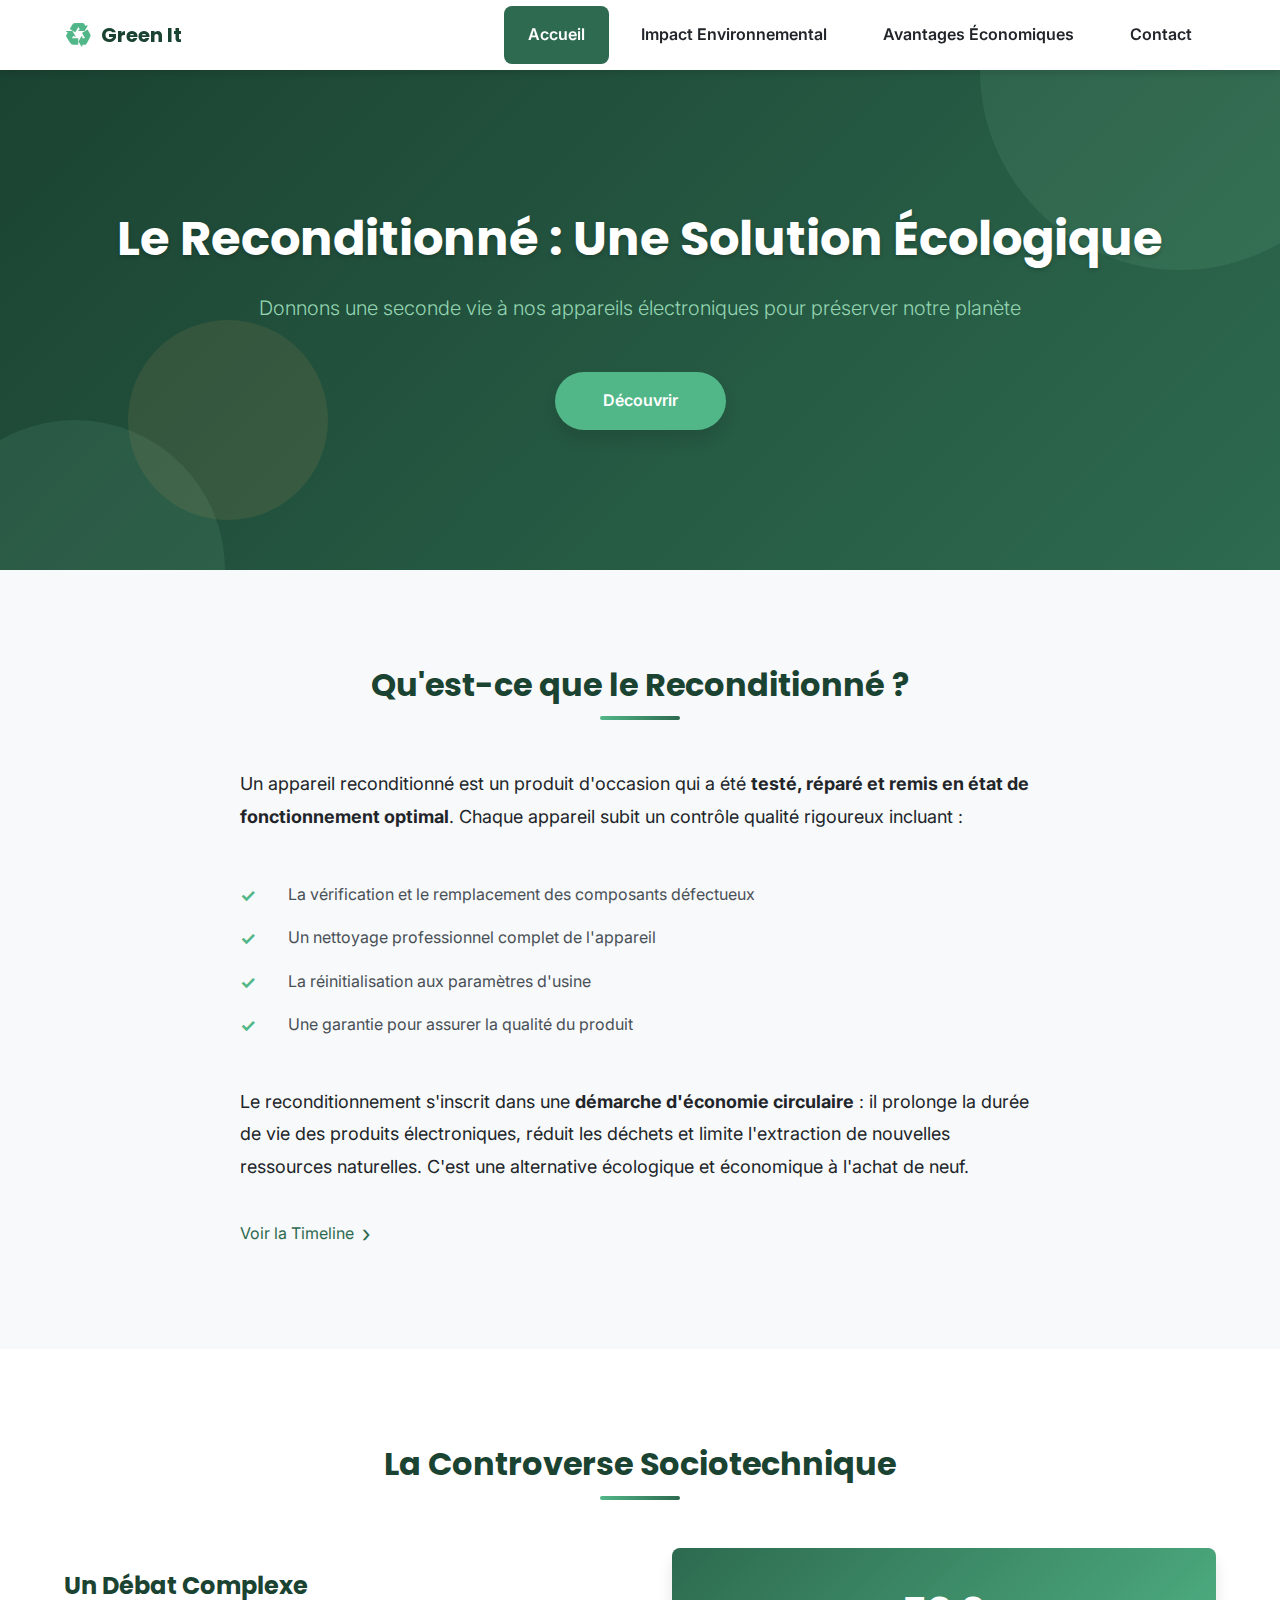
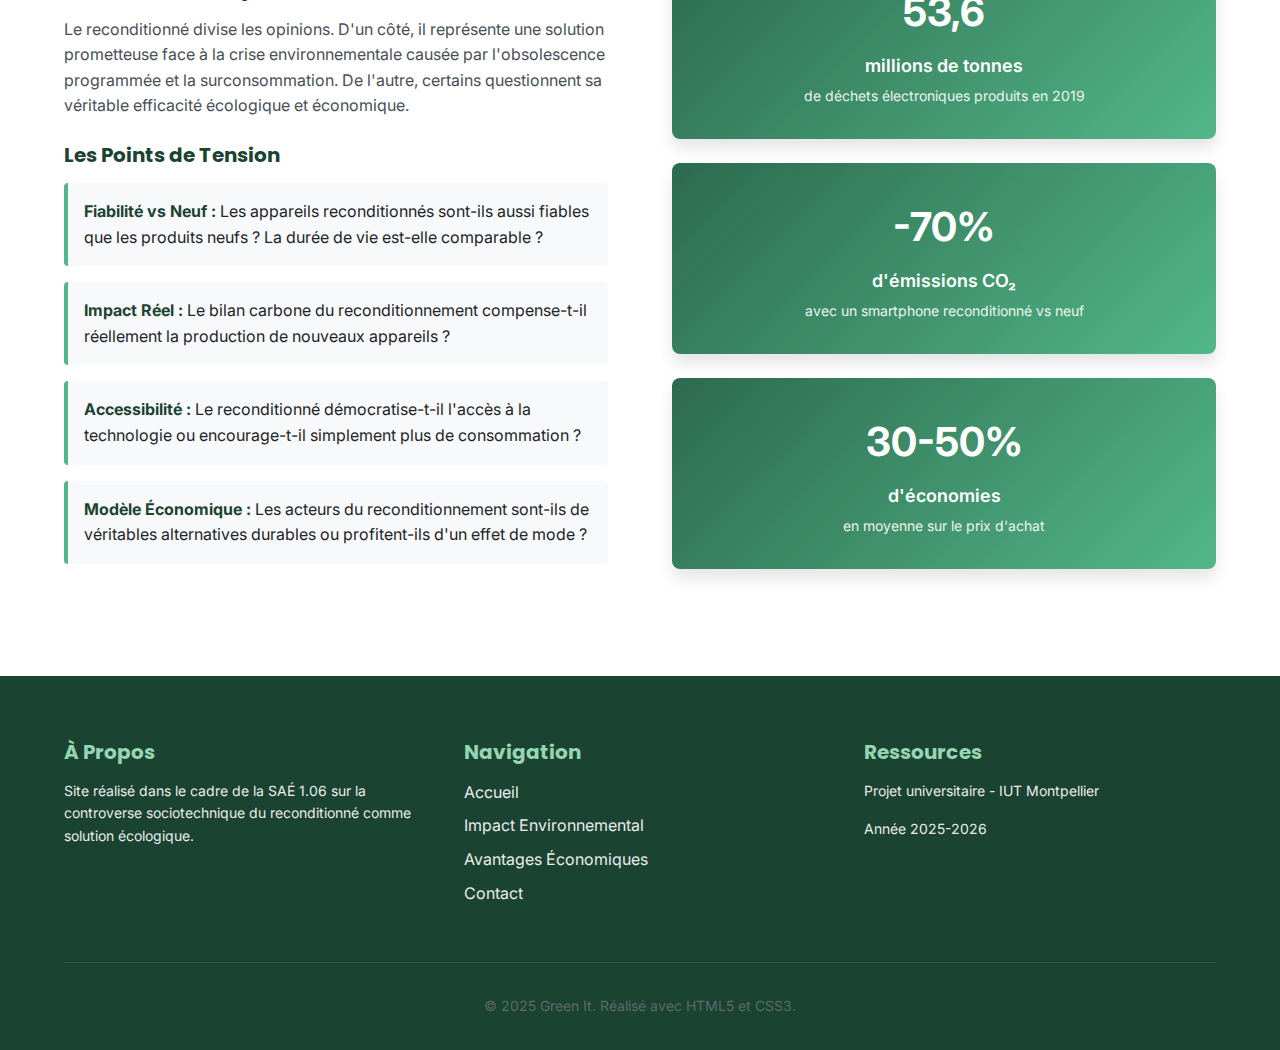
<file: index.html>
<!DOCTYPE html>
<html lang="fr">
    <head>
        <meta charset="UTF-8">
        <meta name="viewport" content="width=device-width, initial-scale=1.0">

        <title>Accueil - Le Reconditionné Écologique</title>
        <link rel="stylesheet" href="./css/styles.css"/>

        <!-- Imported fonts with fallbacks -->
        <link rel="preconnect" href="https://fonts.googleapis.com">
        <link rel="preconnect" href="https://fonts.gstatic.com" crossorigin>
        <link href="https://fonts.googleapis.com/css2?family=Inter:wght@300;400;600;700&family=Poppins:wght@500;700&display=swap" rel="stylesheet">
    </head>

    <body>
        <!-- Navigation menu with responsive burger -->
        <nav class="main-nav">
            <div class="nav-container">
                <a href="index.html" class="no-link-style">
                    <div class="nav-brand">
                        <span class="logo-icon">♻</span>
                        <span class="logo-text">Green It</span>
                    </div>
                </a>

                <!-- Burger menu toggle -->
                <input type="checkbox" id="nav-toggle" class="nav-toggle">
                <label for="nav-toggle" class="nav-toggle-label">
                    <span></span>
                    <span></span>
                    <span></span>
                </label>

                <ul class="nav-menu">
                    <li class="nav-item active">
                        <a href="index.html" class="nav-link">Accueil</a>
                        <ul class="submenu">
                            <li><a href="#hero">Introduction</a></li>
                            <li><a href="#definition">Définition</a></li>
                            <li><a href="#problematique">Problématique</a></li>
                        </ul>
                    </li>
                    <li class="nav-item">
                        <a href="impact.html" class="nav-link">Impact Environnemental</a>
                        <ul class="submenu">
                            <li><a href="impact.html#pollution">Pollution Électronique</a></li>
                            <li><a href="impact.html#ressources">Ressources Naturelles</a></li>
                            <li><a href="impact.html#carbone">Empreinte Carbone</a></li>
                        </ul>
                    </li>
                    <li class="nav-item">
                        <a href="benefits.html" class="nav-link">Avantages Économiques</a>
                        <ul class="submenu">
                            <li><a href="benefits.html#economie">Économie Circulaire</a></li>
                            <li><a href="benefits.html#accessibilite">Accessibilité</a></li>
                            <li><a href="benefits.html#emploi">Création d'Emplois</a></li>
                        </ul>
                    </li>
                    <li class="nav-item">
                        <a href="contact.html" class="nav-link">Contact</a>
                        <ul class="submenu">
                            <li><a href="contact.html#formulaire">Nous Contacter</a></li>
                            <li><a href="contact.html#info">Informations</a></li>
                        </ul>
                    </li>
                </ul>
            </div>
        </nav>

        <!-- Hero section -->
        <header id="hero" class="hero">
            <div class="hero-content">
                <h1 class="hero-title">Le Reconditionné : Une Solution Écologique</h1>
                <p class="hero-subtitle">Donnons une seconde vie à nos appareils électroniques pour préserver notre planète</p>
                <a href="#definition" class="cta-button">Découvrir</a>
            </div>
            <div class="hero-decoration">
                <div class="circle circle-1"></div>
                <div class="circle circle-2"></div>
                <div class="circle circle-3"></div>
            </div>
        </header>

        <!-- Main content -->
        <main class="main-content">
            <!-- Definition section -->
            <section id="definition" class="section section-alt">
                <div class="container">
                    <h2 class="section-title">Qu'est-ce que le Reconditionné ?</h2>
                    <div class="definition-simple">
                        <p>
                            Un appareil reconditionné est un produit d'occasion qui a été <strong>testé, réparé et remis en état de fonctionnement optimal</strong>.
                            Chaque appareil subit un contrôle qualité rigoureux incluant :
                        </p>
                        <ul class="definition-list">
                            <li>La vérification et le remplacement des composants défectueux</li>
                            <li>Un nettoyage professionnel complet de l'appareil</li>
                            <li>La réinitialisation aux paramètres d'usine</li>
                            <li>Une garantie pour assurer la qualité du produit</li>
                        </ul>
                        <p>
                            Le reconditionnement s'inscrit dans une <strong>démarche d'économie circulaire</strong> :
                            il prolonge la durée de vie des produits électroniques, réduit les déchets et limite l'extraction
                            de nouvelles ressources naturelles. C'est une alternative écologique et économique à l'achat de neuf.
                        </p>
                        <a href="img/timeline.png" target="_blank" rel="noopener noreferrer" class="timeline-container no-link-style">
                            <span>Voir la Timeline</span>
                            <span class="timeline-arrow">&rsaquo;</span>
                        </a>
                    </div>
                </div>
            </section>

            <!-- Problematic section -->
            <section id="problematique" class="section">
                <div class="container">
                    <h2 class="section-title">La Controverse Sociotechnique</h2>
                    <div class="controversy-content">
                        <div class="controversy-text">
                            <h3>Un Débat Complexe</h3>
                            <p>
                                Le reconditionné divise les opinions. D'un côté, il représente une solution prometteuse
                                face à la crise environnementale causée par l'obsolescence programmée et la surconsommation.
                                De l'autre, certains questionnent sa véritable efficacité écologique et économique.
                            </p>
                            <h4>Les Points de Tension</h4>
                            <ul class="argument-list">
                                <li>
                                    <strong>Fiabilité vs Neuf :</strong> Les appareils reconditionnés sont-ils aussi fiables
                                    que les produits neufs ? La durée de vie est-elle comparable ?
                                </li>
                                <li>
                                    <strong>Impact Réel :</strong> Le bilan carbone du reconditionnement compense-t-il
                                    réellement la production de nouveaux appareils ?
                                </li>
                                <li>
                                    <strong>Accessibilité :</strong> Le reconditionné démocratise-t-il l'accès à la technologie
                                    ou encourage-t-il simplement plus de consommation ?
                                </li>
                                <li>
                                    <strong>Modèle Économique :</strong> Les acteurs du reconditionnement sont-ils de véritables
                                    alternatives durables ou profitent-ils d'un effet de mode ?
                                </li>
                            </ul>
                        </div>
                        <div class="controversy-visual">
                            <div class="stat-box">
                                <span class="stat-number">53,6</span>
                                <span class="stat-unit">millions de tonnes</span>
                                <span class="stat-label">de déchets électroniques produits en 2019</span>
                            </div>
                            <div class="stat-box">
                                <span class="stat-number">-70%</span>
                                <span class="stat-unit">d'émissions CO₂</span>
                                <span class="stat-label">avec un smartphone reconditionné vs neuf</span>
                            </div>
                            <div class="stat-box">
                                <span class="stat-number">30-50%</span>
                                <span class="stat-unit">d'économies</span>
                                <span class="stat-label">en moyenne sur le prix d'achat</span>
                            </div>
                        </div>
                    </div>
                </div>
            </section>
        </main>

        <!-- Footer -->
        <footer class="footer">
            <div class="container">
                <div class="footer-content">
                    <div class="footer-section">
                        <h4>À Propos</h4>
                        <p>Site réalisé dans le cadre de la SAÉ 1.06 sur la controverse sociotechnique du reconditionné comme solution écologique.</p>
                    </div>
                    <div class="footer-section">
                        <h4>Navigation</h4>
                        <ul class="footer-links">
                            <li><a href="index.html">Accueil</a></li>
                            <li><a href="impact.html">Impact Environnemental</a></li>
                            <li><a href="benefits.html">Avantages Économiques</a></li>
                            <li><a href="contact.html">Contact</a></li>
                        </ul>
                    </div>
                    <div class="footer-section">
                        <h4>Ressources</h4>
                        <p>Projet universitaire - IUT Montpellier</p>
                        <p>Année 2025-2026</p>
                    </div>
                </div>
                <div class="footer-bottom">
                    <p>&copy; 2025 Green It. Réalisé avec HTML5 et CSS3.</p>
                </div>
            </div>
        </footer>
    </body>
</html>
</file>
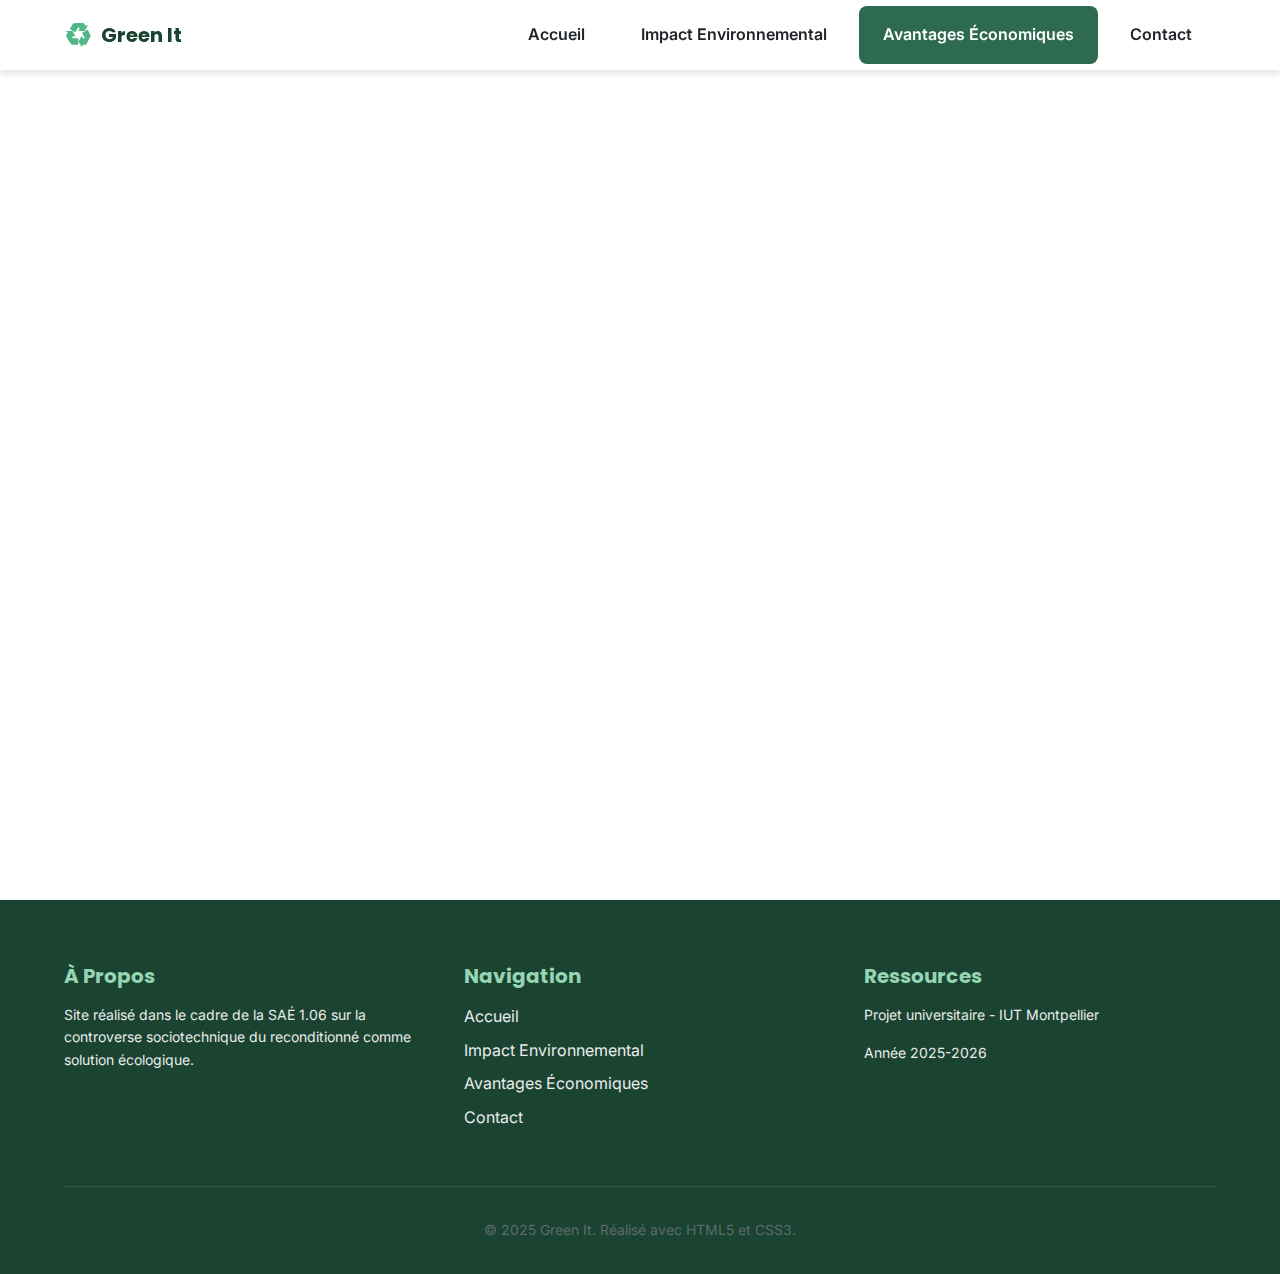
<file: benefits.html>
<!DOCTYPE html>
<html lang="fr">
    <head>
        <meta charset="UTF-8">
        <meta name="viewport" content="width=device-width, initial-scale=1.0">

        <title>Avantages Économiques - Le Reconditionné Écologique</title>
        <link rel="stylesheet" href="./css/styles.css"/>

        <!-- Imported fonts with fallbacks -->
        <link rel="preconnect" href="https://fonts.googleapis.com">
        <link rel="preconnect" href="https://fonts.gstatic.com" crossorigin>
        <link href="https://fonts.googleapis.com/css2?family=Inter:wght@300;400;600;700&family=Poppins:wght@500;700&display=swap" rel="stylesheet">
    </head>
    <body>
        <!-- Navigation menu with responsive burger -->
        <nav class="main-nav">
            <div class="nav-container">
                <div class="nav-brand">
                    <span class="logo-icon">♻</span>
                    <span class="logo-text">Green It</span>
                </div>

                <!-- Burger menu toggle -->
                <input type="checkbox" id="nav-toggle" class="nav-toggle">
                <label for="nav-toggle" class="nav-toggle-label">
                    <span></span>
                    <span></span>
                    <span></span>
                </label>

                <ul class="nav-menu">
                    <li class="nav-item">
                        <a href="index.html" class="nav-link">Accueil</a>
                        <ul class="submenu">
                            <li><a href="#hero">Introduction</a></li>
                            <li><a href="#definition">Définition</a></li>
                            <li><a href="#problematique">Problématique</a></li>
                        </ul>
                    </li>
                    <li class="nav-item">
                        <a href="impact.html" class="nav-link">Impact Environnemental</a>
                        <ul class="submenu">
                            <li><a href="impact.html#pollution">Pollution Électronique</a></li>
                            <li><a href="impact.html#ressources">Ressources Naturelles</a></li>
                            <li><a href="impact.html#carbone">Empreinte Carbone</a></li>
                        </ul>
                    </li>
                    <li class="nav-item active">
                        <a href="benefits.html" class="nav-link">Avantages Économiques</a>
                        <ul class="submenu">
                            <li><a href="benefits.html#economie">Économie Circulaire</a></li>
                            <li><a href="benefits.html#accessibilite">Accessibilité</a></li>
                            <li><a href="benefits.html#emploi">Création d'Emplois</a></li>
                        </ul>
                    </li>
                    <li class="nav-item">
                        <a href="contact.html" class="nav-link">Contact</a>
                        <ul class="submenu">
                            <li><a href="contact.html#formulaire">Nous Contacter</a></li>
                            <li><a href="contact.html#info">Informations</a></li>
                        </ul>
                    </li>
                </ul>
            </div>
        </nav>

        <!-- Main content -->
        <main class="main-content">
        </main>

        <!-- Footer -->
        <footer class="footer">
            <div class="container">
                <div class="footer-content">
                    <div class="footer-section">
                        <h4>À Propos</h4>
                        <p>Site réalisé dans le cadre de la SAÉ 1.06 sur la controverse sociotechnique du reconditionné comme solution écologique.</p>
                    </div>
                    <div class="footer-section">
                        <h4>Navigation</h4>
                        <ul class="footer-links">
                            <li><a href="index.html">Accueil</a></li>
                            <li><a href="impact.html">Impact Environnemental</a></li>
                            <li><a href="benefits.html">Avantages Économiques</a></li>
                            <li><a href="contact.html">Contact</a></li>
                        </ul>
                    </div>
                    <div class="footer-section">
                        <h4>Ressources</h4>
                        <p>Projet universitaire - IUT Montpellier</p>
                        <p>Année 2025-2026</p>
                    </div>
                </div>
                <div class="footer-bottom">
                    <p>&copy; 2025 Green It. Réalisé avec HTML5 et CSS3.</p>
                </div>
            </div>
        </footer>
    </body>
</html>
</file>
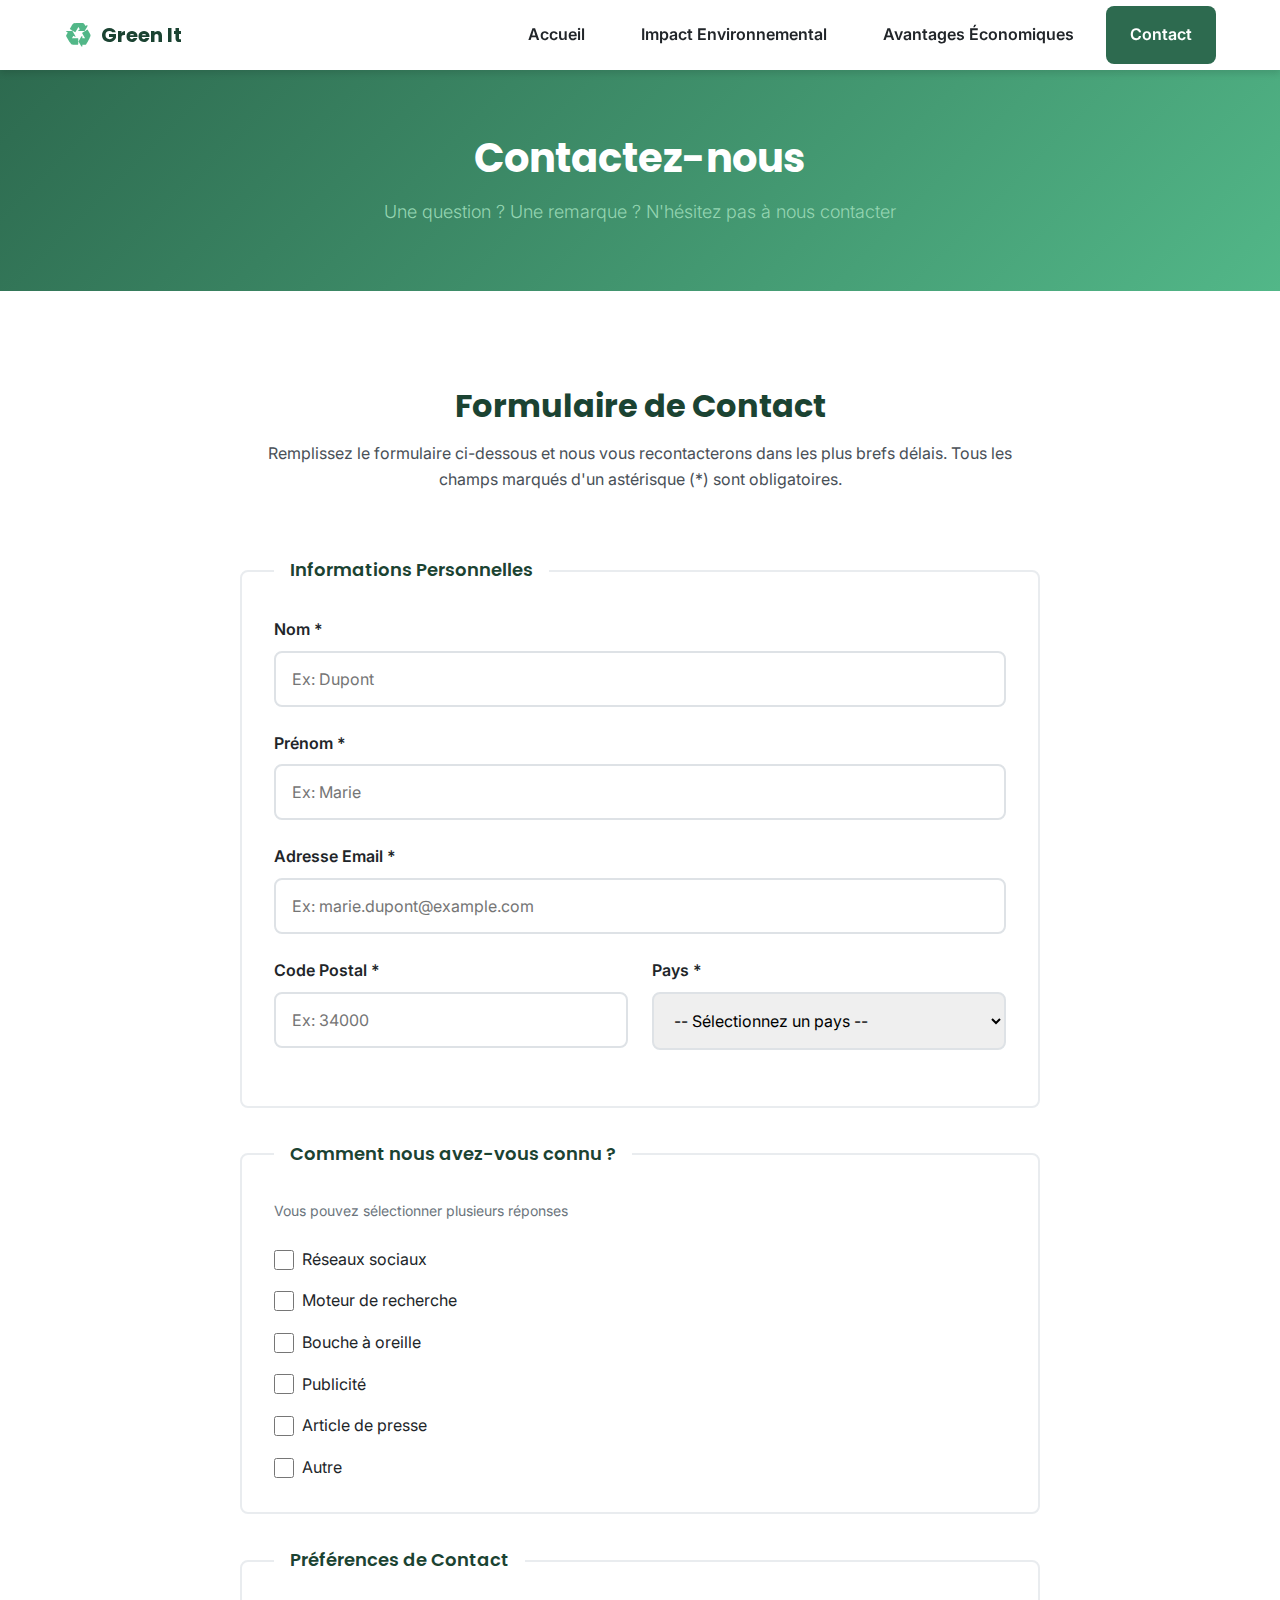
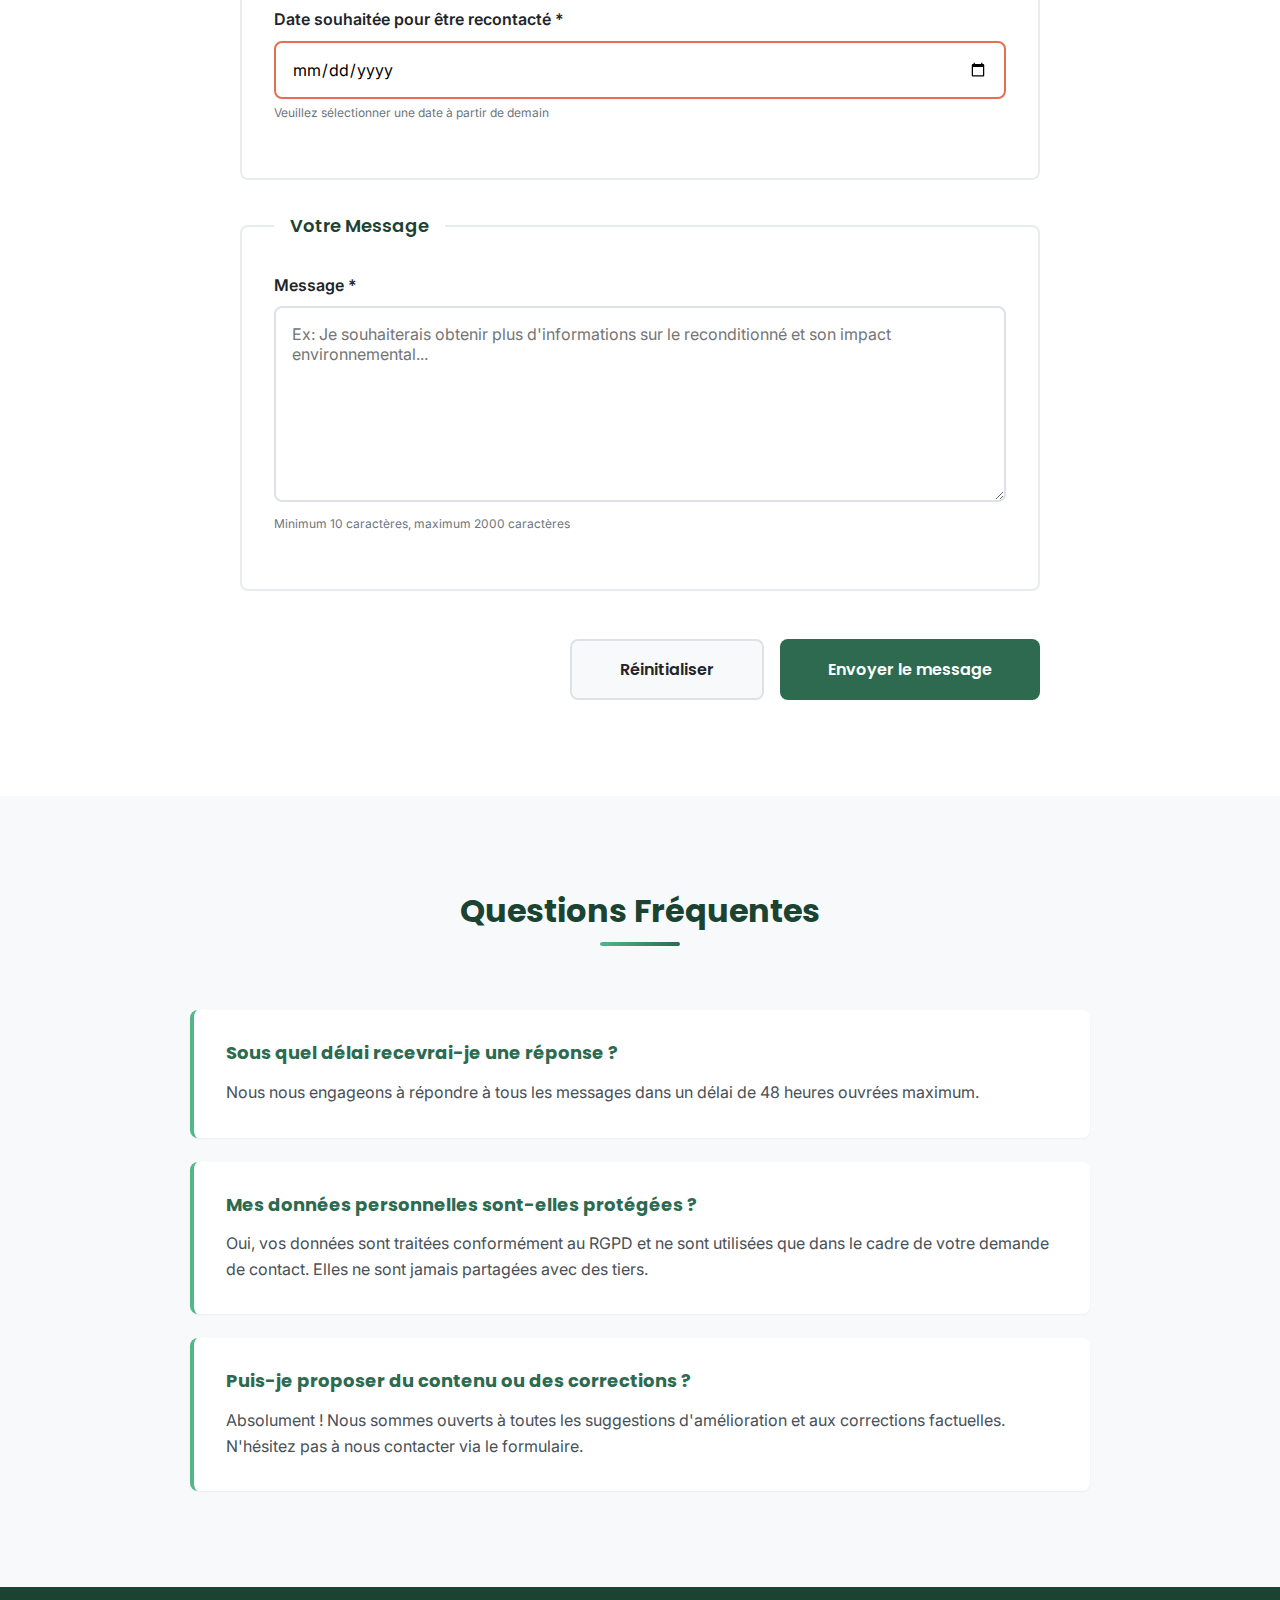
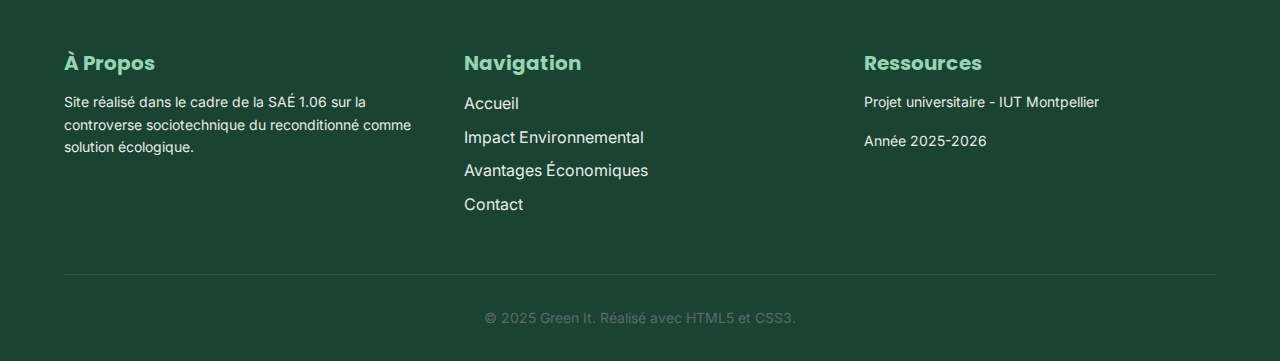
<file: contact.html>
<!DOCTYPE html>
<html lang="fr">
    <head>
        <meta charset="UTF-8">
        <meta name="viewport" content="width=device-width, initial-scale=1.0">

        <title>Contact - Le Reconditionné Écologique</title>
        <link rel="stylesheet" href="./css/styles.css"/>

        <!-- Imported fonts with fallbacks -->
        <link rel="preconnect" href="https://fonts.googleapis.com">
        <link rel="preconnect" href="https://fonts.gstatic.com" crossorigin>
        <link href="https://fonts.googleapis.com/css2?family=Inter:wght@300;400;600;700&family=Poppins:wght@500;700&display=swap" rel="stylesheet">
    </head>

    <body>
        <!-- Navigation menu with responsive burger -->
        <nav class="main-nav">
            <div class="nav-container">
                <div class="nav-brand">
                    <span class="logo-icon">♻</span>
                    <span class="logo-text">Green It</span>
                </div>

                <!-- Burger menu toggle -->
                <input type="checkbox" id="nav-toggle" class="nav-toggle">
                <label for="nav-toggle" class="nav-toggle-label">
                    <span></span>
                    <span></span>
                    <span></span>
                </label>

                <ul class="nav-menu">
                    <li class="nav-item">
                        <a href="index.html" class="nav-link">Accueil</a>
                        <ul class="submenu">
                            <li><a href="index.html#hero">Introduction</a></li>
                            <li><a href="index.html#definition">Définition</a></li>
                            <li><a href="index.html#problematique">Problématique</a></li>
                        </ul>
                    </li>
                    <li class="nav-item">
                        <a href="impact.html" class="nav-link">Impact Environnemental</a>
                        <ul class="submenu">
                            <li><a href="impact.html#pollution">Pollution Électronique</a></li>
                            <li><a href="impact.html#ressources">Ressources Naturelles</a></li>
                            <li><a href="impact.html#carbone">Empreinte Carbone</a></li>
                        </ul>
                    </li>
                    <li class="nav-item">
                        <a href="benefits.html" class="nav-link">Avantages Économiques</a>
                        <ul class="submenu">
                            <li><a href="benefits.html#economie">Économie Circulaire</a></li>
                            <li><a href="benefits.html#accessibilite">Accessibilité</a></li>
                            <li><a href="benefits.html#emploi">Création d'Emplois</a></li>
                        </ul>
                    </li>
                    <li class="nav-item active">
                        <a href="contact.html" class="nav-link">Contact</a>
                        <ul class="submenu">
                            <li><a href="#formulaire">Nous Contacter</a></li>
                            <li><a href="#info">Informations</a></li>
                        </ul>
                    </li>
                </ul>
            </div>
        </nav>

        <!-- Page header -->
        <header class="page-header">
            <div class="container">
                <h1 class="page-title">Contactez-nous</h1>
                <p class="page-subtitle">Une question ? Une remarque ? N'hésitez pas à nous contacter</p>
            </div>
        </header>

        <!-- Main content -->
        <main class="main-content">
            <!-- Contact form section -->
            <section id="formulaire" class="section">
                <div class="container">
                    <div class="form-wrapper">
                        <div class="form-intro">
                            <h2>Formulaire de Contact</h2>
                            <p>
                                Remplissez le formulaire ci-dessous et nous vous recontacterons dans les plus brefs délais.
                                Tous les champs marqués d'un astérisque (*) sont obligatoires.
                            </p>
                        </div>

                        <!-- Contact form with HTML5 validation -->
                        <form class="contact-form" action="https://webinfo.iutmontp.univ-montp2.fr/~eturosenfeld/php_pour_TD5/exempleTraitement.php" method="post">
                            <!-- Personal information fieldset -->
                            <fieldset class="form-fieldset">
                                <legend>Informations Personnelles</legend>

                                <div class="form-group">
                                    <label for="nom">Nom *</label>
                                    <input
                                        type="text"
                                        id="nom"
                                        name="nom"
                                        placeholder="Ex: Dupont"
                                        required
                                        minlength="2"
                                        maxlength="50"
                                    >
                                </div>

                                <div class="form-group">
                                    <label for="prenom">Prénom *</label>
                                    <input
                                        type="text"
                                        id="prenom"
                                        name="prenom"
                                        placeholder="Ex: Marie"
                                        required
                                        minlength="2"
                                        maxlength="50"
                                    >
                                </div>

                                <div class="form-group">
                                    <label for="email">Adresse Email *</label>
                                    <input
                                        type="email"
                                        id="email"
                                        name="email"
                                        placeholder="Ex: marie.dupont@example.com"
                                        required
                                    >
                                </div>

                                <div class="form-row">
                                    <div class="form-group">
                                        <label for="code_postal">Code Postal *</label>
                                        <input
                                            type="text"
                                            id="code_postal"
                                            name="code_postal"
                                            placeholder="Ex: 34000"
                                            required
                                            pattern="[0-9]{5}"
                                            title="Le code postal doit contenir 5 chiffres"
                                        >
                                    </div>

                                    <div class="form-group">
                                        <label for="pays">Pays *</label>
                                        <select id="pays" name="pays" required>
                                            <option value="">-- Sélectionnez un pays --</option>
                                            <option value="france">France</option>
                                            <option value="belgique">Belgique</option>
                                            <option value="suisse">Suisse</option>
                                            <option value="luxembourg">Luxembourg</option>
                                            <option value="canada">Canada</option>
                                            <option value="autre">Autre</option>
                                        </select>
                                    </div>
                                </div>
                            </fieldset>

                            <!-- How did you hear about us fieldset -->
                            <fieldset class="form-fieldset">
                                <legend>Comment nous avez-vous connu ?</legend>
                                <p class="fieldset-description">Vous pouvez sélectionner plusieurs réponses</p>

                                <div class="checkbox-group">
                                    <div class="checkbox-item">
                                        <input
                                            type="checkbox"
                                            id="source_reseaux"
                                            name="source[]"
                                            value="reseaux_sociaux"
                                        >
                                        <label for="source_reseaux">Réseaux sociaux</label>
                                    </div>

                                    <div class="checkbox-item">
                                        <input
                                            type="checkbox"
                                            id="source_moteur"
                                            name="source[]"
                                            value="moteur_recherche"
                                        >
                                        <label for="source_moteur">Moteur de recherche</label>
                                    </div>

                                    <div class="checkbox-item">
                                        <input
                                            type="checkbox"
                                            id="source_bouche"
                                            name="source[]"
                                            value="bouche_oreille"
                                        >
                                        <label for="source_bouche">Bouche à oreille</label>
                                    </div>

                                    <div class="checkbox-item">
                                        <input
                                            type="checkbox"
                                            id="source_publicite"
                                            name="source[]"
                                            value="publicite"
                                        >
                                        <label for="source_publicite">Publicité</label>
                                    </div>

                                    <div class="checkbox-item">
                                        <input
                                            type="checkbox"
                                            id="source_presse"
                                            name="source[]"
                                            value="presse"
                                        >
                                        <label for="source_presse">Article de presse</label>
                                    </div>

                                    <div class="checkbox-item">
                                        <input
                                            type="checkbox"
                                            id="source_autre"
                                            name="source[]"
                                            value="autre"
                                        >
                                        <label for="source_autre">Autre</label>
                                    </div>
                                </div>
                            </fieldset>

                            <!-- Contact preferences fieldset -->
                            <fieldset class="form-fieldset">
                                <legend>Préférences de Contact</legend>

                                <div class="form-group">
                                    <label for="date_contact">Date souhaitée pour être recontacté *</label>
                                    <input
                                        type="date"
                                        id="date_contact"
                                        name="date_contact"
                                        required
                                        min="2025-12-09"
                                    >
                                    <small>Veuillez sélectionner une date à partir de demain</small>
                                </div>
                            </fieldset>

                            <!-- Message fieldset -->
                            <fieldset class="form-fieldset">
                                <legend>Votre Message</legend>

                                <div class="form-group">
                                    <label for="message">Message *</label>
                                    <textarea
                                        id="message"
                                        name="message"
                                        rows="8"
                                        placeholder="Ex: Je souhaiterais obtenir plus d'informations sur le reconditionné et son impact environnemental..."
                                        required
                                        minlength="10"
                                        maxlength="2000"
                                    ></textarea>
                                    <small>Minimum 10 caractères, maximum 2000 caractères</small>
                                </div>
                            </fieldset>

                            <!-- Submit buttons -->
                            <div class="form-actions">
                                <button type="reset" class="btn-secondary">Réinitialiser</button>
                                <button type="submit" class="btn-primary">Envoyer le message</button>
                            </div>
                        </form>
                    </div>
                </div>
            </section>

            <!-- Frequently asked section -->
            <section id="info" class="section section-alt">
                <div class="container">
                    <h2 class="section-title">Questions Fréquentes</h2>

                    <!-- FAQ Section -->
                    <div class="faq-section">
                        <div class="faq-list">
                            <div class="faq-item">
                                <h4>Sous quel délai recevrai-je une réponse ?</h4>
                                <p>
                                    Nous nous engageons à répondre à tous les messages dans un délai de 48 heures ouvrées
                                    maximum.
                                </p>
                            </div>
                            <div class="faq-item">
                                <h4>Mes données personnelles sont-elles protégées ?</h4>
                                <p>
                                    Oui, vos données sont traitées conformément au RGPD et ne sont utilisées que dans
                                    le cadre de votre demande de contact. Elles ne sont jamais partagées avec des tiers.
                                </p>
                            </div>
                            <div class="faq-item">
                                <h4>Puis-je proposer du contenu ou des corrections ?</h4>
                                <p>
                                    Absolument ! Nous sommes ouverts à toutes les suggestions d'amélioration et aux
                                    corrections factuelles. N'hésitez pas à nous contacter via le formulaire.
                                </p>
                            </div>
                        </div>
                    </div>
                </div>
            </section>
        </main>

        <!-- Footer -->
        <footer class="footer">
            <div class="container">
                <div class="footer-content">
                    <div class="footer-section">
                        <h4>À Propos</h4>
                        <p>Site réalisé dans le cadre de la SAÉ 1.06 sur la controverse sociotechnique du reconditionné comme solution écologique.</p>
                    </div>
                    <div class="footer-section">
                        <h4>Navigation</h4>
                        <ul class="footer-links">
                            <li><a href="index.html">Accueil</a></li>
                            <li><a href="impact.html">Impact Environnemental</a></li>
                            <li><a href="benefits.html">Avantages Économiques</a></li>
                            <li><a href="contact.html">Contact</a></li>
                        </ul>
                    </div>
                    <div class="footer-section">
                        <h4>Ressources</h4>
                        <p>Projet universitaire - IUT Montpellier</p>
                        <p>Année 2025-2026</p>
                    </div>
                </div>
                <div class="footer-bottom">
                    <p>&copy; 2025 Green It. Réalisé avec HTML5 et CSS3.</p>
                </div>
            </div>
        </footer>
    </body>
</html>
</file>
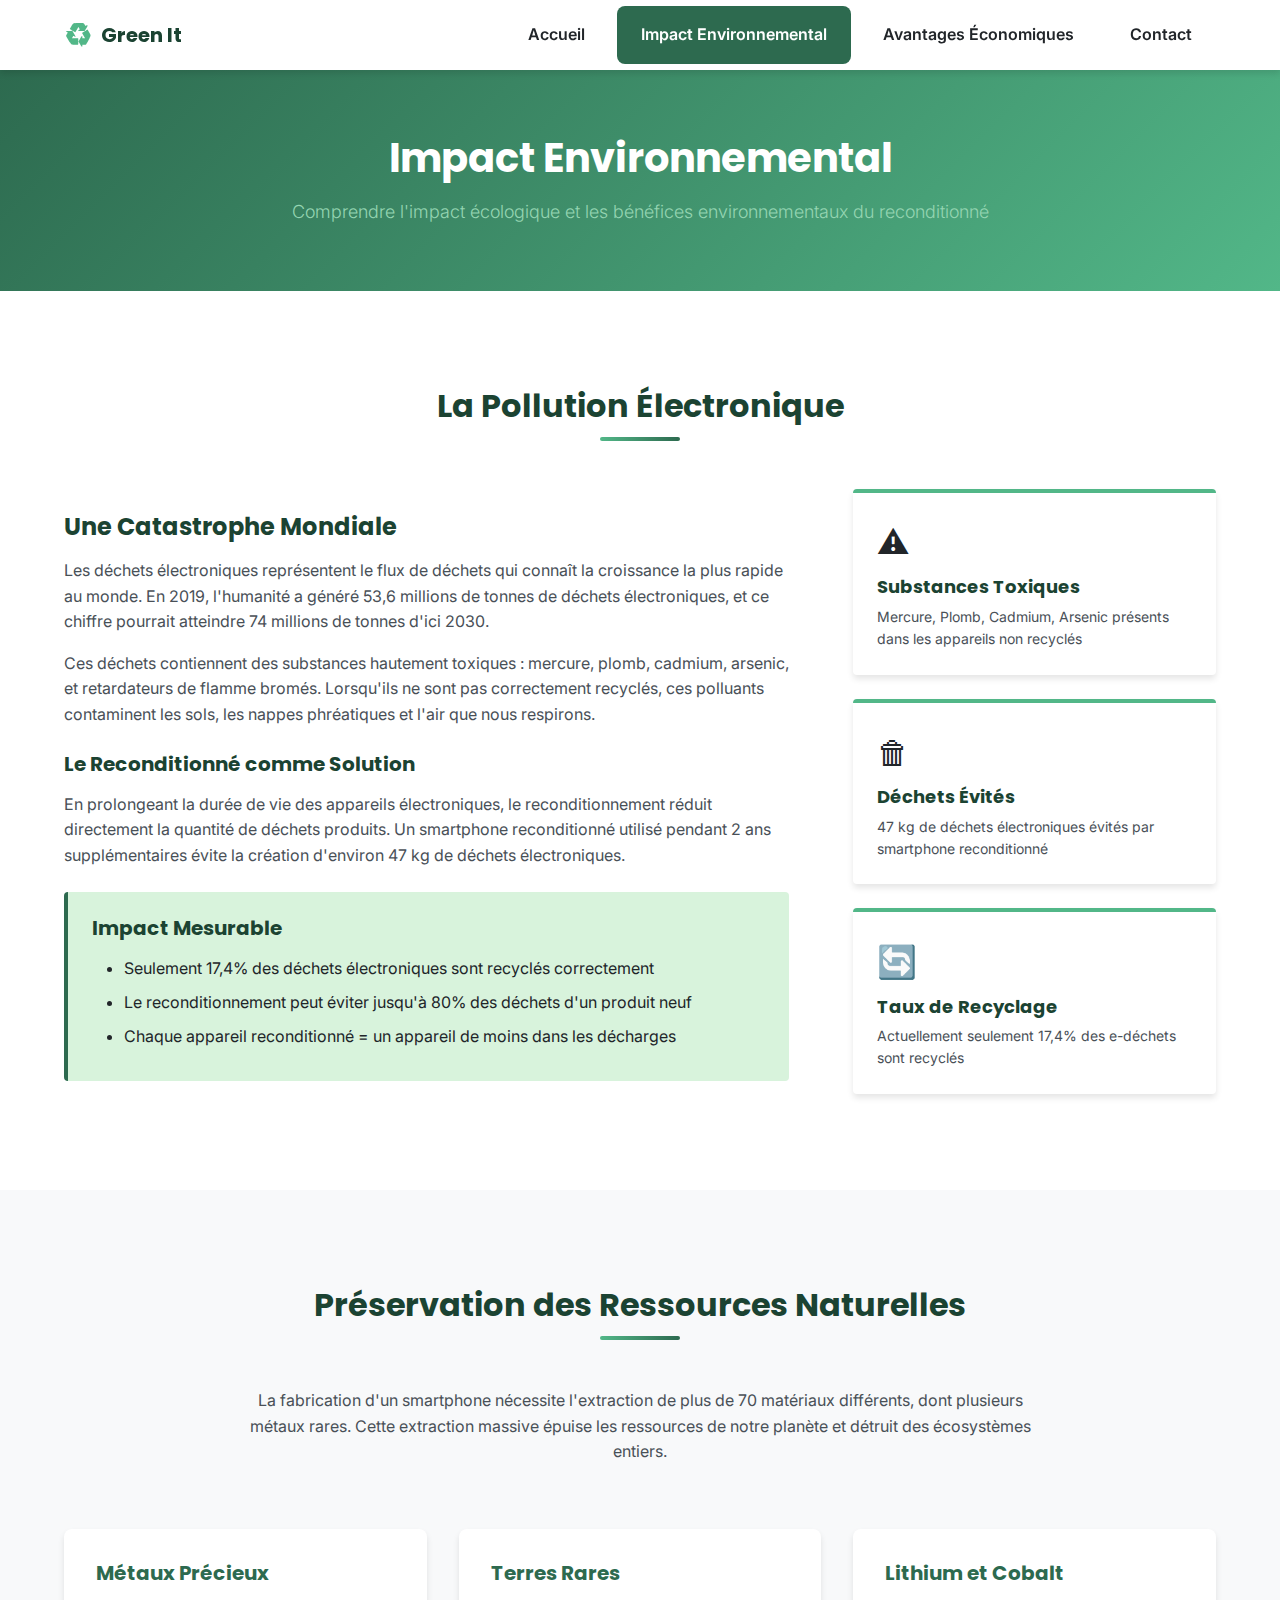
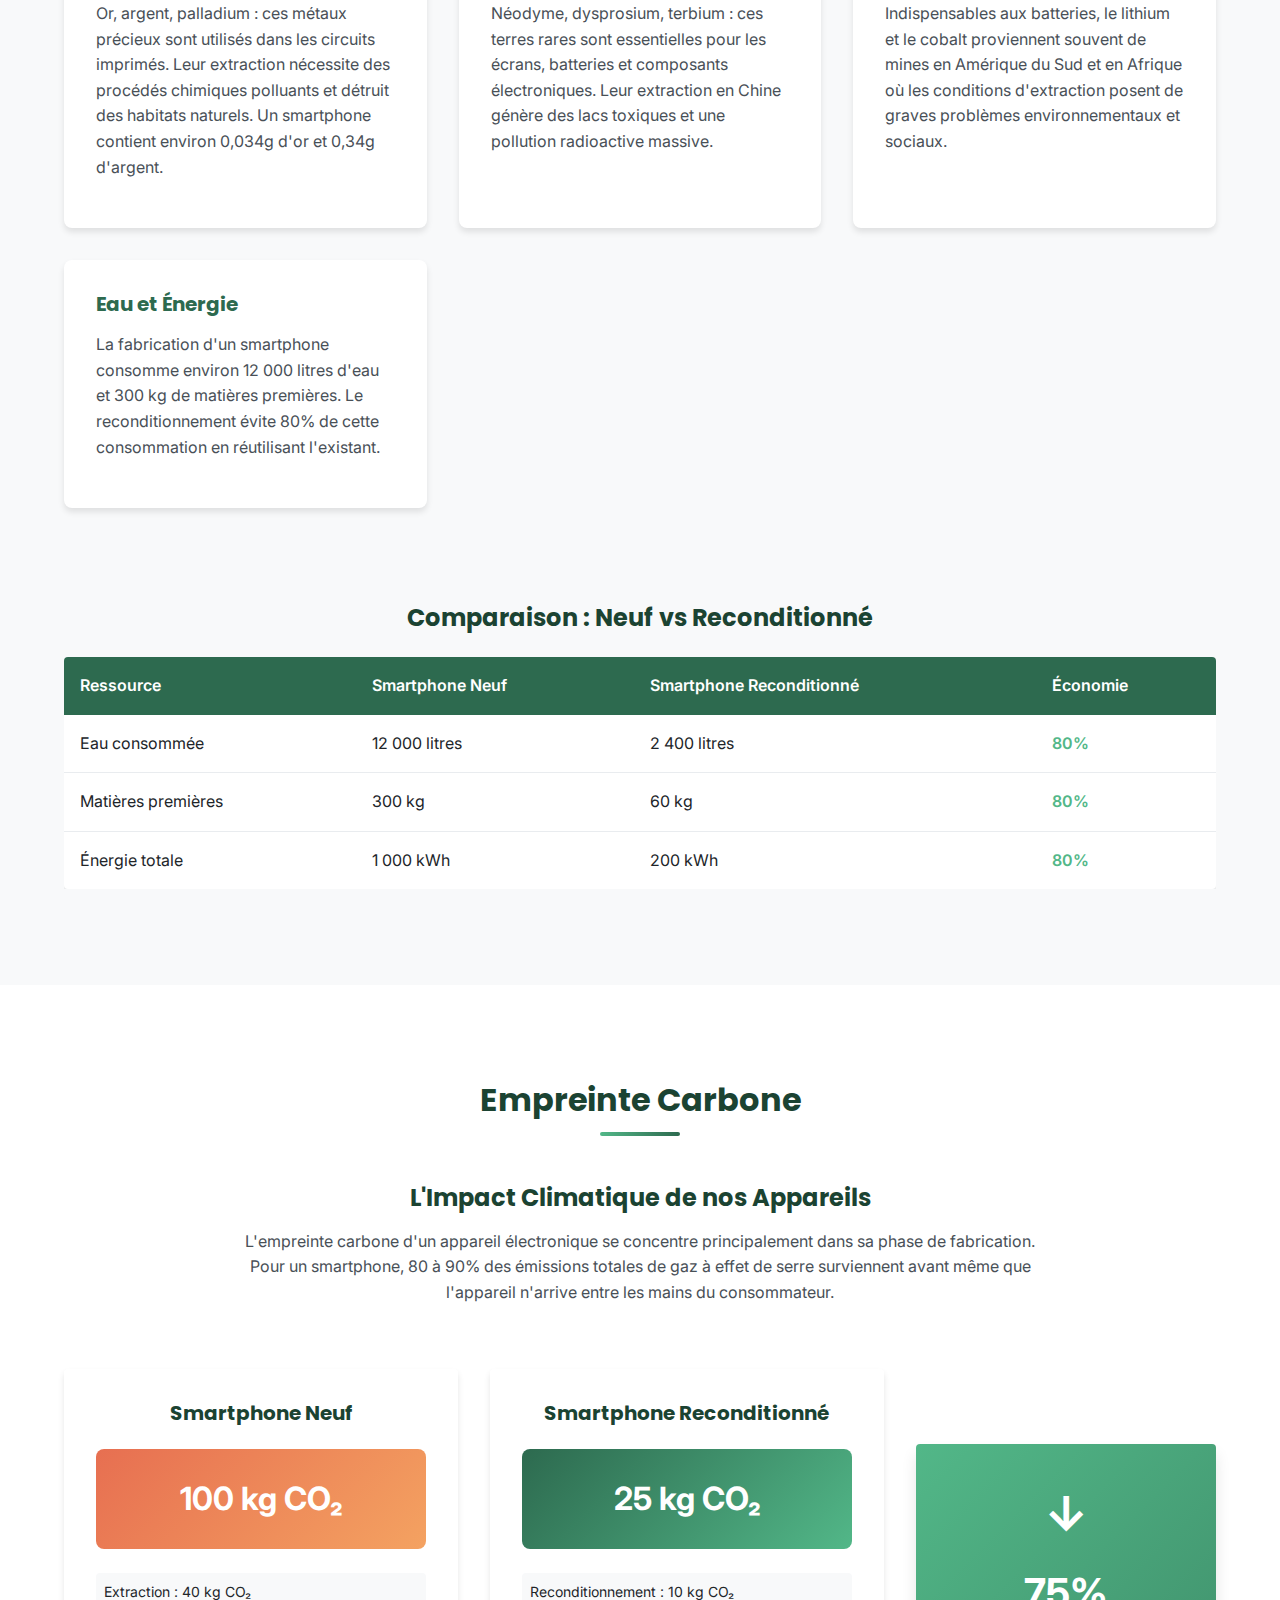
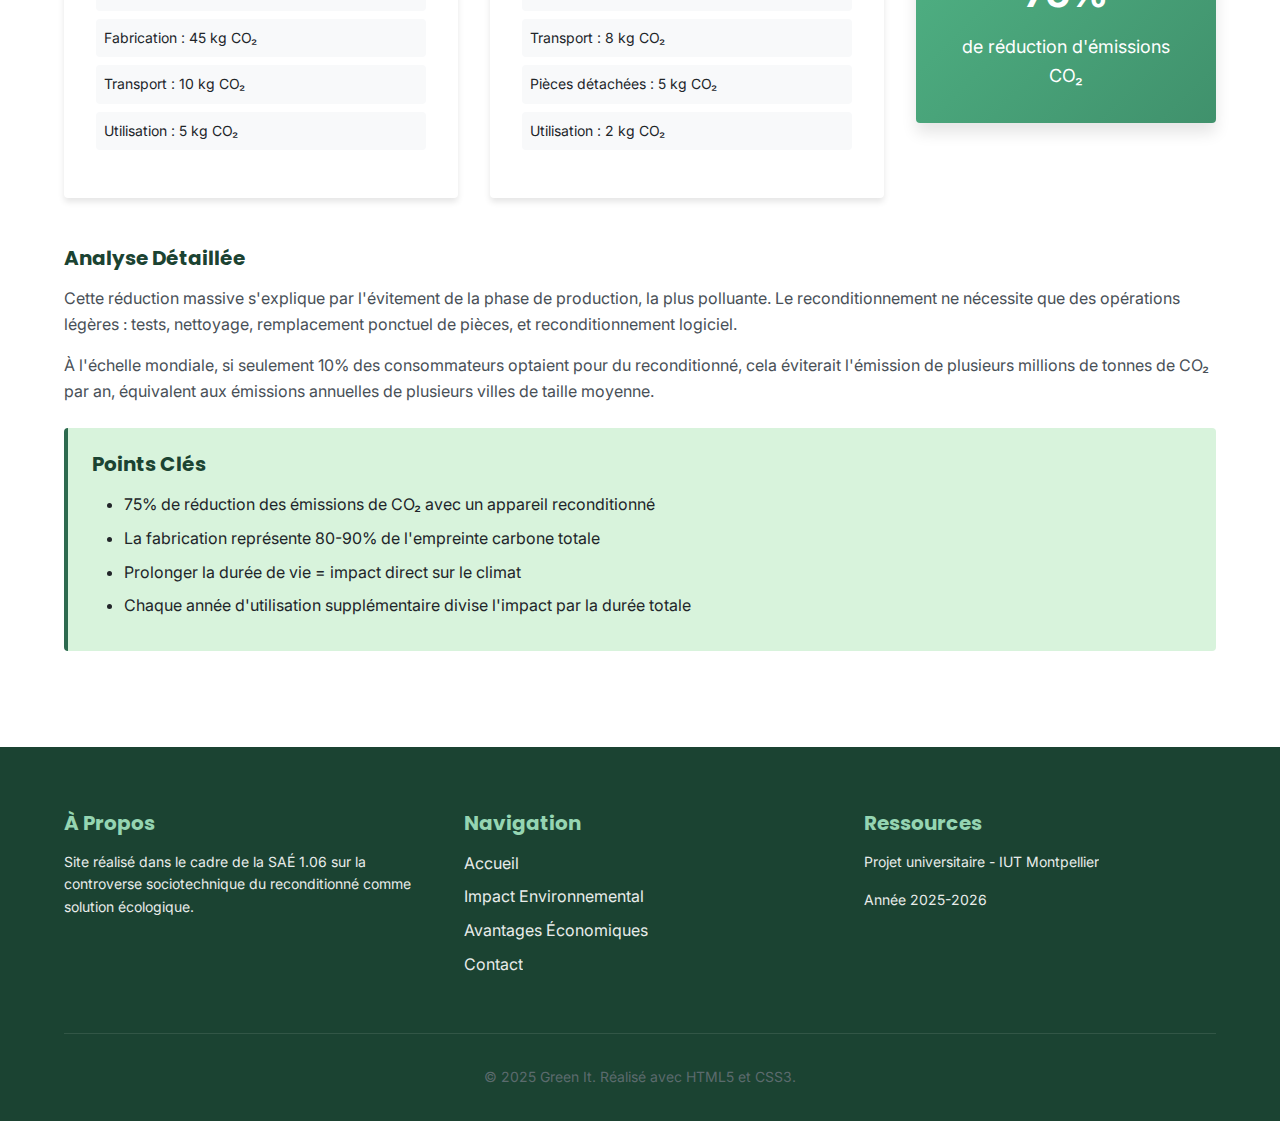
<file: impact.html>
<!DOCTYPE html>
<html lang="fr">
    <head>
        <meta charset="UTF-8">
        <meta name="viewport" content="width=device-width, initial-scale=1.0">

        <title>Impact Environnemental - Le Reconditionné Écologique</title>
        <link rel="stylesheet" href="./css/styles.css"/>

        <!-- Imported fonts with fallbacks -->
        <link rel="preconnect" href="https://fonts.googleapis.com">
        <link rel="preconnect" href="https://fonts.gstatic.com" crossorigin>
        <link href="https://fonts.googleapis.com/css2?family=Inter:wght@300;400;600;700&family=Poppins:wght@500;700&display=swap" rel="stylesheet">
    </head>

    <body>
        <!-- Navigation menu with responsive burger -->
        <nav class="main-nav">
            <div class="nav-container">
                <a href="index.html" class="no-link-style" aria-label="Green It - Retour à l'accueil">
                    <div class="nav-brand">
                        <span class="logo-icon">♻</span>
                        <span class="logo-text">Green It</span>
                    </div>
                </a>

                <!-- Burger menu toggle -->
                <input type="checkbox" id="nav-toggle" class="nav-toggle">
                <label for="nav-toggle" class="nav-toggle-label">
                    <span></span>
                    <span></span>
                    <span></span>
                </label>

                <ul class="nav-menu">
                    <li class="nav-item">
                        <a href="index.html" class="nav-link">Accueil</a>
                        <ul class="submenu">
                            <li><a href="index.html#hero">Introduction</a></li>
                            <li><a href="index.html#definition">Définition</a></li>
                            <li><a href="index.html#problematique">Problématique</a></li>
                        </ul>
                    </li>
                    <li class="nav-item active">
                        <a href="impact.html" class="nav-link">Impact Environnemental</a>
                        <ul class="submenu">
                            <li><a href="#pollution">Pollution Électronique</a></li>
                            <li><a href="#ressources">Ressources Naturelles</a></li>
                            <li><a href="#carbone">Empreinte Carbone</a></li>
                        </ul>
                    </li>
                    <li class="nav-item">
                        <a href="benefits.html" class="nav-link">Avantages Économiques</a>
                        <ul class="submenu">
                            <li><a href="benefits.html#economie">Économie Circulaire</a></li>
                            <li><a href="benefits.html#accessibilite">Accessibilité</a></li>
                            <li><a href="benefits.html#emploi">Création d'Emplois</a></li>
                        </ul>
                    </li>
                    <li class="nav-item">
                        <a href="contact.html" class="nav-link">Contact</a>
                        <ul class="submenu">
                            <li><a href="contact.html#formulaire">Nous Contacter</a></li>
                            <li><a href="contact.html#info">Informations</a></li>
                        </ul>
                    </li>
                </ul>
            </div>
        </nav>

        <!-- Page header -->
        <header class="page-header">
            <div class="container">
                <h1 class="page-title">Impact Environnemental</h1>
                <p class="page-subtitle">Comprendre l'impact écologique et les bénéfices environnementaux du reconditionné</p>
            </div>
        </header>

        <!-- Main content -->
        <main class="main-content">
            <!-- E-waste pollution section -->
            <section id="pollution" class="section">
                <div class="container">
                    <h2 class="section-title">La Pollution Électronique</h2>
                    <div class="content-split">
                        <div class="content-text">
                            <h3>Une Catastrophe Mondiale</h3>
                            <p>
                                Les déchets électroniques représentent le flux de déchets qui connaît la croissance la plus
                                rapide au monde. En 2019, l'humanité a généré 53,6 millions de tonnes de déchets électroniques,
                                et ce chiffre pourrait atteindre 74 millions de tonnes d'ici 2030.
                            </p>
                            <p>
                                Ces déchets contiennent des substances hautement toxiques : mercure, plomb, cadmium, arsenic,
                                et retardateurs de flamme bromés. Lorsqu'ils ne sont pas correctement recyclés, ces polluants
                                contaminent les sols, les nappes phréatiques et l'air que nous respirons.
                            </p>
                            <h4>Le Reconditionné comme Solution</h4>
                            <p>
                                En prolongeant la durée de vie des appareils électroniques, le reconditionnement réduit
                                directement la quantité de déchets produits. Un smartphone reconditionné utilisé pendant
                                2 ans supplémentaires évite la création d'environ 47 kg de déchets électroniques.
                            </p>
                            <div class="highlight-box">
                                <h4>Impact Mesurable</h4>
                                <ul>
                                    <li>Seulement 17,4% des déchets électroniques sont recyclés correctement</li>
                                    <li>Le reconditionnement peut éviter jusqu'à 80% des déchets d'un produit neuf</li>
                                    <li>Chaque appareil reconditionné = un appareil de moins dans les décharges</li>
                                </ul>
                            </div>
                        </div>
                        <div class="content-visual">
                            <div class="info-card">
                                <div class="info-icon">⚠</div>
                                <h4>Substances Toxiques</h4>
                                <p>Mercure, Plomb, Cadmium, Arsenic présents dans les appareils non recyclés</p>
                            </div>
                            <div class="info-card">
                                <div class="info-icon">🗑</div>
                                <h4>Déchets Évités</h4>
                                <p>47 kg de déchets électroniques évités par smartphone reconditionné</p>
                            </div>
                            <div class="info-card">
                                <div class="info-icon">🔄</div>
                                <h4>Taux de Recyclage</h4>
                                <p>Actuellement seulement 17,4% des e-déchets sont recyclés</p>
                            </div>
                        </div>
                    </div>
                </div>
            </section>

            <!-- Natural resources section -->
            <section id="ressources" class="section section-alt">
                <div class="container">
                    <h2 class="section-title">Préservation des Ressources Naturelles</h2>
                    <div class="resources-content">
                        <div class="resource-intro">
                            <p>
                                La fabrication d'un smartphone nécessite l'extraction de plus de 70 matériaux différents,
                                dont plusieurs métaux rares. Cette extraction massive épuise les ressources de notre planète
                                et détruit des écosystèmes entiers.
                            </p>
                        </div>
                        <div class="resource-grid">
                            <div class="resource-item">
                                <h3>Métaux Précieux</h3>
                                <p>
                                    Or, argent, palladium : ces métaux précieux sont utilisés dans les circuits imprimés.
                                    Leur extraction nécessite des procédés chimiques polluants et détruit des habitats naturels.
                                    Un smartphone contient environ 0,034g d'or et 0,34g d'argent.
                                </p>
                            </div>
                            <div class="resource-item">
                                <h3>Terres Rares</h3>
                                <p>
                                    Néodyme, dysprosium, terbium : ces terres rares sont essentielles pour les écrans,
                                    batteries et composants électroniques. Leur extraction en Chine génère des lacs toxiques
                                    et une pollution radioactive massive.
                                </p>
                            </div>
                            <div class="resource-item">
                                <h3>Lithium et Cobalt</h3>
                                <p>
                                    Indispensables aux batteries, le lithium et le cobalt proviennent souvent de mines
                                    en Amérique du Sud et en Afrique où les conditions d'extraction posent de graves
                                    problèmes environnementaux et sociaux.
                                </p>
                            </div>
                            <div class="resource-item">
                                <h3>Eau et Énergie</h3>
                                <p>
                                    La fabrication d'un smartphone consomme environ 12 000 litres d'eau et 300 kg de
                                    matières premières. Le reconditionnement évite 80% de cette consommation en réutilisant
                                    l'existant.
                                </p>
                            </div>
                        </div>
                        <div class="comparison-table">
                            <h3>Comparaison : Neuf vs Reconditionné</h3>
                            <div class="table-wrapper">
                                <table>
                                    <thead>
                                        <tr>
                                            <th>Ressource</th>
                                            <th>Smartphone Neuf</th>
                                            <th>Smartphone Reconditionné</th>
                                            <th>Économie</th>
                                        </tr>
                                    </thead>
                                    <tbody>
                                        <tr>
                                            <td>Eau consommée</td>
                                            <td>12 000 litres</td>
                                            <td>2 400 litres</td>
                                            <td>80%</td>
                                        </tr>
                                        <tr>
                                            <td>Matières premières</td>
                                            <td>300 kg</td>
                                            <td>60 kg</td>
                                            <td>80%</td>
                                        </tr>
                                        <tr>
                                            <td>Énergie totale</td>
                                            <td>1 000 kWh</td>
                                            <td>200 kWh</td>
                                            <td>80%</td>
                                        </tr>
                                    </tbody>
                                </table>
                            </div>
                        </div>
                    </div>
                </div>
            </section>

            <!-- Carbon footprint section -->
            <section id="carbone" class="section">
                <div class="container">
                    <h2 class="section-title">Empreinte Carbone</h2>
                    <div class="carbon-content">
                        <div class="carbon-intro">
                            <h3>L'Impact Climatique de nos Appareils</h3>
                            <p>
                                L'empreinte carbone d'un appareil électronique se concentre principalement dans sa phase
                                de fabrication. Pour un smartphone, 80 à 90% des émissions totales de gaz à effet de serre
                                surviennent avant même que l'appareil n'arrive entre les mains du consommateur.
                            </p>
                        </div>
                        <div class="carbon-comparison">
                            <div class="carbon-box carbon-new">
                                <h4>Smartphone Neuf</h4>
                                <div class="carbon-value">100 kg CO₂</div>
                                <ul class="carbon-breakdown">
                                    <li>Extraction : 40 kg CO₂</li>
                                    <li>Fabrication : 45 kg CO₂</li>
                                    <li>Transport : 10 kg CO₂</li>
                                    <li>Utilisation : 5 kg CO₂</li>
                                </ul>
                            </div>
                            <div class="carbon-box carbon-refurb">
                                <h4>Smartphone Reconditionné</h4>
                                <div class="carbon-value">25 kg CO₂</div>
                                <ul class="carbon-breakdown">
                                    <li>Reconditionnement : 10 kg CO₂</li>
                                    <li>Transport : 8 kg CO₂</li>
                                    <li>Pièces détachées : 5 kg CO₂</li>
                                    <li>Utilisation : 2 kg CO₂</li>
                                </ul>
                            </div>
                            <div class="carbon-savings">
                                <div class="savings-icon">↓</div>
                                <div class="savings-value">75%</div>
                                <p class="savings-label">de réduction d'émissions CO₂</p>
                            </div>
                        </div>
                        <div class="carbon-details">
                            <h4>Analyse Détaillée</h4>
                            <p>
                                Cette réduction massive s'explique par l'évitement de la phase de production, la plus
                                polluante. Le reconditionnement ne nécessite que des opérations légères : tests, nettoyage,
                                remplacement ponctuel de pièces, et reconditionnement logiciel.
                            </p>
                            <p>
                                À l'échelle mondiale, si seulement 10% des consommateurs optaient pour du reconditionné,
                                cela éviterait l'émission de plusieurs millions de tonnes de CO₂ par an, équivalent aux
                                émissions annuelles de plusieurs villes de taille moyenne.
                            </p>
                            <div class="highlight-box">
                                <h4>Points Clés</h4>
                                <ul>
                                    <li>75% de réduction des émissions de CO₂ avec un appareil reconditionné</li>
                                    <li>La fabrication représente 80-90% de l'empreinte carbone totale</li>
                                    <li>Prolonger la durée de vie = impact direct sur le climat</li>
                                    <li>Chaque année d'utilisation supplémentaire divise l'impact par la durée totale</li>
                                </ul>
                            </div>
                        </div>
                    </div>
                </div>
            </section>
        </main>

        <!-- Footer -->
        <footer class="footer">
            <div class="container">
                <div class="footer-content">
                    <div class="footer-section">
                        <h4>À Propos</h4>
                        <p>Site réalisé dans le cadre de la SAÉ 1.06 sur la controverse sociotechnique du reconditionné comme solution écologique.</p>
                    </div>
                    <div class="footer-section">
                        <h4>Navigation</h4>
                        <ul class="footer-links">
                            <li><a href="index.html">Accueil</a></li>
                            <li><a href="impact.html">Impact Environnemental</a></li>
                            <li><a href="benefits.html">Avantages Économiques</a></li>
                            <li><a href="contact.html">Contact</a></li>
                        </ul>
                    </div>
                    <div class="footer-section">
                        <h4>Ressources</h4>
                        <p>Projet universitaire - IUT Montpellier</p>
                        <p>Année 2025-2026</p>
                    </div>
                </div>
                <div class="footer-bottom">
                    <p>&copy; 2025 Green It. Réalisé avec HTML5 et CSS3.</p>
                </div>
            </div>
        </footer>
    </body>
</html>
</file>
<file: css/styles.css>
@charset "UTF-8";

/* ============================================
   CSS VARIABLES
   ============================================ */

:root {
    /* Primary color palette */
    --color-primary: #2d6a4f;
    --color-primary-light: #40916c;
    --color-primary-dark: #1b4332;
    --color-primary-ultra-light: #d8f3dc;

    /* Secondary color palette */
    --color-secondary: #52b788;
    --color-secondary-light: #74c69d;

    /* Accent colors */
    --color-accent: #95d5b2;
    --color-accent-warm: #f4a261;
    --color-accent-alert: #e76f51;

    /* Neutral colors */
    --color-background: #ffffff;
    --color-background-alt: #f8f9fa;
    --color-background-dark: #1b4332;
    --color-text: #212529;
    --color-text-light: #495057;
    --color-text-lighter: #6c757d;
    --color-text-white: #ffffff;

    /* Border and divider colors */
    --color-border: #dee2e6;
    --color-border-light: #e9ecef;

    /* Typography */
    --font-primary: 'Inter', -apple-system, BlinkMacSystemFont, 'Segoe UI', Roboto, sans-serif;
    --font-heading: 'Poppins', 'Inter', sans-serif;

    /* Font sizes - Responsive scale */
    --font-size-xs: 0.75rem;
    --font-size-sm: 0.875rem;
    --font-size-base: 1rem;
    --font-size-lg: 1.125rem;
    --font-size-xl: 1.25rem;
    --font-size-2xl: 1.5rem;
    --font-size-3xl: 2rem;
    --font-size-4xl: 2.5rem;
    --font-size-5xl: 3rem;

    /* Font weights */
    --font-weight-light: 300;
    --font-weight-normal: 400;
    --font-weight-semibold: 600;
    --font-weight-bold: 700;

    /* Spacing scale */
    --spacing-xs: 0.25rem;
    --spacing-sm: 0.5rem;
    --spacing-md: 1rem;
    --spacing-lg: 1.5rem;
    --spacing-xl: 2rem;
    --spacing-2xl: 3rem;
    --spacing-3xl: 4rem;
    --spacing-4xl: 6rem;

    /* Border radius */
    --radius-sm: 0.25rem;
    --radius-md: 0.5rem;
    --radius-lg: 1rem;
    --radius-xl: 1.5rem;
    --radius-full: 9999px;

    /* Shadows */
    --shadow-sm: 0 1px 2px rgba(0, 0, 0, 0.05);
    --shadow-md: 0 4px 6px rgba(0, 0, 0, 0.1);
    --shadow-lg: 0 10px 15px rgba(0, 0, 0, 0.1);
    --shadow-xl: 0 20px 25px rgba(0, 0, 0, 0.15);

    /* Transitions */
    --transition-fast: 150ms ease-in-out;
    --transition-base: 300ms ease-in-out;
    --transition-slow: 500ms ease-in-out;

    /* Layout */
    --container-max-width: 1200px;
    --container-padding: var(--spacing-lg);
    --nav-height: 70px;

    /* Gradients */
    --gradient-primary: linear-gradient(135deg, var(--color-primary-dark) 0%, var(--color-primary) 100%);
    --gradient-secondary: linear-gradient(135deg, var(--color-primary) 0%, var(--color-secondary) 100%);
    --gradient-accent: linear-gradient(135deg, var(--color-secondary) 0%, var(--color-primary-light) 100%);
    --gradient-warning: linear-gradient(135deg, #e76f51 0%, #f4a261 100%);
}

/* ============================================
   RESET & BASE STYLES
   ============================================ */

/* Modern CSS reset */
*,
*::before,
*::after {
    margin: 0;
    padding: 0;
    box-sizing: border-box;
}

html {
    scroll-behavior: smooth;
    font-size: 16px;
    overflow-x: hidden;
    scroll-padding-top: var(--nav-height);
}

body {
    font-family: var(--font-primary);
    font-size: var(--font-size-base);
    font-weight: var(--font-weight-normal);
    line-height: 1.6;
    color: var(--color-text);
    background-color: var(--color-background);
}

/* Headings */
h1, h2, h3, h4, h5, h6 {
    font-family: var(--font-heading);
    font-weight: var(--font-weight-bold);
    line-height: 1.2;
    color: var(--color-primary-dark);
    margin-bottom: var(--spacing-md);
}

h1 { font-size: var(--font-size-4xl); }
h2 { font-size: var(--font-size-3xl); }
h3 { font-size: var(--font-size-2xl); }
h4 { font-size: var(--font-size-xl); }
h5 { font-size: var(--font-size-lg); }
h6 { font-size: var(--font-size-base); }

/* Paragraphs and text */
p {
    margin-bottom: var(--spacing-md);
    color: var(--color-text-light);
}

/* Links */
a {
    color: var(--color-primary);
    text-decoration: none;
    transition: color var(--transition-fast);
}

a:hover { color: var(--color-primary-light); }

a:focus {
    outline: 2px solid var(--color-primary);
    outline-offset: 2px;
}

/* Lists */
ul, ol { margin-bottom: var(--spacing-md); }

/* Images */
img {
    max-width: 100%;
    height: auto;
    display: block;
}

/* ============================================
   Miscellaneous
   ============================================ */

/* Utility class - prevent inheriting global link styles */
.no-link-style {
    outline: inherit;
    outline-offset: inherit;
}

.no-link-style:hover,
.no-link-style:focus {
    outline: inherit;
    outline-offset: inherit;
}

/* ============================================
   LAYOUT UTILITIES
   ============================================ */

.container {
    max-width: var(--container-max-width);
    margin-inline: auto;
    padding-inline: var(--container-padding);
}

.main-content {
    min-height: calc(100vh - var(--nav-height));
}

.section {
    padding: var(--spacing-4xl) 0;
}

.section-alt {
    background-color: var(--color-background-alt);
}

/* ============================================
   NAVIGATION
   ============================================ */

.main-nav {
    position: sticky;
    top: 0;
    background-color: var(--color-background);
    box-shadow: var(--shadow-md);
    z-index: 1000;
    height: var(--nav-height);
}

.nav-container {
    max-width: var(--container-max-width);
    margin: 0 auto;
    padding: 0 var(--container-padding);
    display: flex;
    justify-content: space-between;
    align-items: center;
    height: 100%;
}

.nav-brand {
    display: flex;
    align-items: center;
    gap: var(--spacing-sm);
    font-family: var(--font-heading);
    font-size: var(--font-size-xl);
    font-weight: var(--font-weight-bold);
    color: var(--color-primary-dark);
}

.logo-icon {
    font-size: var(--font-size-3xl);
    color: var(--color-secondary);
}

/* Hide checkbox for burger menu */
.nav-toggle { display: none; }

.nav-toggle-label {
    display: none;
    flex-direction: column;
    gap: 5px;
    cursor: pointer;
    padding: var(--spacing-sm);
}

.nav-toggle-label span {
    display: block;
    width: 25px;
    height: 3px;
    background-color: var(--color-primary-dark);
    transition: all var(--transition-base);
    border-radius: var(--radius-sm);
}

/* Navigation menu */
.nav-menu {
    display: flex;
    list-style: none;
    gap: var(--spacing-sm);
    align-items: center;
    margin: 0;
}

.nav-item { position: relative; }

.nav-link {
    display: block;
    padding: var(--spacing-md) var(--spacing-lg);
    color: var(--color-text);
    font-weight: var(--font-weight-semibold);
    transition: all var(--transition-fast);
    border-radius: var(--radius-md);
}

.nav-link:hover {
    background-color: var(--color-primary-ultra-light);
    color: var(--color-primary-dark);
}

/* Active menu item styling */
.nav-item.active .nav-link {
    background-color: var(--color-primary);
    color: var(--color-text-white);
}

.nav-item.active .nav-link:hover {
    background-color: var(--color-primary-dark);
}

/* Submenu styling */
.submenu {
    position: absolute;
    top: 120%;
    left: 0;
    background-color: var(--color-background);
    box-shadow: var(--shadow-lg);
    border-radius: var(--radius-md);
    min-width: 250px;
    list-style: none;
    padding: var(--spacing-sm);
    opacity: 0;
    visibility: hidden;
    transform: translateY(-10px);
    transition: all var(--transition-base);
    margin: 0;
}

.nav-item:hover .submenu {
    opacity: 1;
    visibility: visible;
    transform: translateY(0);
}

.submenu li { margin: 0; }

.submenu a {
    display: block;
    padding: var(--spacing-sm) var(--spacing-md);
    color: var(--color-text);
    border-radius: var(--radius-sm);
    transition: all var(--transition-fast);
}

.submenu a:hover {
    background-color: var(--color-primary-ultra-light);
    color: var(--color-primary-dark);
    padding-left: var(--spacing-lg);
}

/* ============================================
   HERO SECTION
   ============================================ */
.hero {
    position: relative;
    background: var(--gradient-primary);
    color: var(--color-text-white);
    padding: var(--spacing-4xl) 0;
    overflow: hidden;
    min-height: 500px;
    display: flex;
    align-items: center;
}

.hero-content {
    position: relative;
    z-index: 2;
    max-width: var(--container-max-width);
    margin: 0 auto;
    padding: 0 var(--container-padding);
    text-align: center;
}

.hero-title {
    font-size: var(--font-size-5xl);
    color: var(--color-text-white);
    margin-bottom: var(--spacing-lg);
    text-shadow: 0 2px 4px rgba(0, 0, 0, 0.2);
}

.hero-subtitle {
    font-size: var(--font-size-xl);
    color: var(--color-accent);
    margin-bottom: var(--spacing-2xl);
    font-weight: var(--font-weight-light);
}

.cta-button {
    display: inline-block;
    padding: var(--spacing-md) var(--spacing-2xl);
    background-color: var(--color-secondary);
    color: var(--color-text-white);
    font-weight: var(--font-weight-semibold);
    border-radius: var(--radius-full);
    box-shadow: var(--shadow-lg);
    transition: all var(--transition-base);
}

.cta-button:hover {
    background-color: var(--color-secondary-light);
    transform: translateY(-2px);
    box-shadow: var(--shadow-xl);
    color: var(--color-text-white);
}

/* Hero decorative elements */
.hero-decoration {
    position: absolute;
    inset: 0;
    z-index: 1;
    overflow: hidden;
}

.circle {
    position: absolute;
    border-radius: 50%;
    background: rgba(149, 213, 178, 0.1);
}

.circle-1 { width: 400px; height: 400px; top: -200px; right: -100px; }
.circle-2 { width: 300px; height: 300px; bottom: -150px; left: -75px; }
.circle-3 { width: 200px; height: 200px; top: 50%; left: 10%; background: rgba(244, 162, 97, 0.1); }

/* ============================================
   PAGE HEADER
   ============================================ */
.page-header {
    background: var(--gradient-secondary);
    color: var(--color-text-white);
    padding: var(--spacing-3xl) 0 var(--spacing-2xl);
    text-align: center;
}

.page-title {
    color: var(--color-text-white);
    font-size: var(--font-size-4xl);
    margin-bottom: var(--spacing-md);
}

.page-subtitle {
    color: var(--color-accent);
    font-size: var(--font-size-lg);
    font-weight: var(--font-weight-light);
}

/* ============================================
   SECTION TITLES
   ============================================ */
.section-title {
    text-align: center;
    font-size: var(--font-size-3xl);
    color: var(--color-primary-dark);
    margin-bottom: var(--spacing-2xl);
    position: relative;
    padding-bottom: var(--spacing-md);
}

.section-title::after {
    content: '';
    position: absolute;
    bottom: 0;
    left: 50%;
    transform: translateX(-50%);
    width: 80px;
    height: 4px;
    background: linear-gradient(90deg, var(--color-secondary) 0%, var(--color-primary) 100%);
    border-radius: var(--radius-full);
}

/* ============================================
   CONTENT BLOCKS
   ============================================ */

/* Definition section */
.definition-simple {
    max-width: 800px;
    margin: 0 auto;
}

.definition-simple p {
    font-size: var(--font-size-lg);
    line-height: 1.8;
    color: var(--color-text);
    margin-bottom: var(--spacing-xl);
}

.definition-simple p:last-child { margin-bottom: 0; }

.definition-list {
    list-style: none;
    padding: 0;
    margin: var(--spacing-2xl) 0;
}

.definition-list li {
    font-size: var(--font-size-base);
    line-height: 1.7;
    color: var(--color-text-light);
    padding-left: var(--spacing-2xl);
    margin-bottom: var(--spacing-md);
    position: relative;
}

.definition-list li::before {
    content: '\2713';
    position: absolute;
    left: 0;
    color: var(--color-secondary);
    font-weight: var(--font-weight-bold);
    font-size: var(--font-size-lg);
}

.definition-list li:last-child { margin-bottom: 0; }

.timeline-container {
    display: flex;
    align-items: center;
}

.timeline-arrow {
    padding-left: var(--spacing-sm);
    display: inline-block;
    transition: var(--transition-fast);
    font-size: var(--font-size-2xl);
}

.timeline-container:hover .timeline-arrow {
    transform: translateX(var(--spacing-sm));
}

/* Controversy section */
.controversy-content {
    display: grid;
    grid-template-columns: 1fr 1fr;
    gap: var(--spacing-3xl);
    align-items: start;
}

.controversy-text h3,
.controversy-text h4,
.content-text h3,
.content-text h4 {
    color: var(--color-primary-dark);
    margin-top: var(--spacing-lg);
}

.argument-list {
    list-style: none;
    padding-left: 0;
}

.argument-list li {
    padding: var(--spacing-md);
    margin-bottom: var(--spacing-md);
    background-color: var(--color-background-alt);
    border-left: 4px solid var(--color-secondary);
    border-radius: var(--radius-sm);
}

.argument-list strong { color: var(--color-primary-dark); }

/* Visual content columns */
.controversy-visual,
.content-visual {
    display: flex;
    flex-direction: column;
    gap: var(--spacing-lg);
}

/* Stat boxes */
.stat-box {
    background: var(--gradient-secondary);
    color: var(--color-text-white);
    padding: var(--spacing-xl);
    border-radius: var(--radius-md);
    text-align: center;
    box-shadow: var(--shadow-lg);
}

.stat-number {
    display: block;
    font-size: var(--font-size-4xl);
    font-weight: var(--font-weight-bold);
    margin-bottom: var(--spacing-sm);
}

.stat-unit {
    display: block;
    font-size: var(--font-size-lg);
    font-weight: var(--font-weight-semibold);
    margin-bottom: var(--spacing-xs);
}

.stat-label {
    display: block;
    font-size: var(--font-size-sm);
    opacity: 0.9;
}

/* Content split layout */
.content-split {
    display: grid;
    grid-template-columns: 2fr 1fr;
    gap: var(--spacing-3xl);
    align-items: start;
}

/* Info cards */
.info-card {
    background-color: var(--color-background);
    padding: var(--spacing-lg);
    border-radius: var(--radius-sm);
    box-shadow: var(--shadow-md);
    border-top: 4px solid var(--color-secondary);
}

.info-icon {
    font-size: var(--font-size-3xl);
    margin-bottom: var(--spacing-sm);
    display: block;
}

.info-card h4 {
    color: var(--color-primary-dark);
    font-size: var(--font-size-lg);
    margin-bottom: var(--spacing-sm);
}

.info-card p {
    font-size: var(--font-size-sm);
    margin-bottom: 0;
}

/* Highlight box styling */
.highlight-box {
    background-color: var(--color-primary-ultra-light);
    padding: var(--spacing-lg);
    border-radius: var(--radius-sm);
    border-left: 4px solid var(--color-primary);
    margin-top: var(--spacing-lg);
}

.highlight-box h4 {
    color: var(--color-primary-dark);
    margin-top: 0;
}

.highlight-box ul {
    margin-bottom: 0;
    padding-left: var(--spacing-xl);
}

.highlight-box li {
    margin-bottom: var(--spacing-sm);
    color: var(--color-text);
}

/* ============================================
   RESOURCES SECTION
   ============================================ */

.resources-content,
.carbon-content {
    display: flex;
    flex-direction: column;
    gap: var(--spacing-2xl);
}

.resource-intro,
.carbon-intro {
    text-align: center;
    max-width: 800px;
    margin: 0 auto;
}

.resource-grid {
    display: grid;
    grid-template-columns: repeat(auto-fit, minmax(280px, 1fr));
    gap: var(--spacing-xl);
}

.resource-item {
    background-color: var(--color-background);
    padding: var(--spacing-xl);
    border-radius: var(--radius-md);
    box-shadow: var(--shadow-md);
}

.resource-item h3 {
    color: var(--color-primary);
    font-size: var(--font-size-xl);
    margin-bottom: var(--spacing-md);
}

/* Table styling */
.comparison-table { margin-top: var(--spacing-2xl); }

.comparison-table h3 {
    text-align: center;
    color: var(--color-primary-dark);
    margin-bottom: var(--spacing-lg);
}

.table-wrapper { overflow-x: auto; }

table {
    width: 100%;
    border-collapse: collapse;
    background-color: var(--color-background);
    box-shadow: var(--shadow-md);
    border-radius: var(--radius-sm);
    overflow: hidden;
}

thead {
    background-color: var(--color-primary);
    color: var(--color-text-white);
}

th, td {
    padding: var(--spacing-md);
    text-align: left;
}

th { font-weight: var(--font-weight-semibold); }

tbody tr { border-bottom: 1px solid var(--color-border-light); }
tbody tr:last-child { border-bottom: none; }
tbody tr:hover { background-color: var(--color-background-alt); }

td:last-child {
    font-weight: var(--font-weight-semibold);
    color: var(--color-secondary);
}

/* ============================================
   CARBON FOOTPRINT SECTION
   ============================================ */

.carbon-comparison {
    display: grid;
    grid-template-columns: 1fr 1fr 300px;
    gap: var(--spacing-xl);
    align-items: center;
}

.carbon-box {
    background-color: var(--color-background);
    padding: var(--spacing-xl);
    border-radius: var(--radius-sm);
    box-shadow: var(--shadow-md);
}

.carbon-box h4 {
    text-align: center;
    margin-bottom: var(--spacing-lg);
}

.carbon-value {
    font-size: var(--font-size-3xl);
    font-weight: var(--font-weight-bold);
    text-align: center;
    padding: var(--spacing-lg);
    background: var(--gradient-secondary);
    color: var(--color-text-white);
    border-radius: var(--radius-md);
    margin-bottom: var(--spacing-lg);
}

.carbon-new .carbon-value { background: var(--gradient-warning); }

.carbon-breakdown {
    list-style: none;
    padding-left: 0;
}

.carbon-breakdown li {
    padding: var(--spacing-sm);
    margin-bottom: var(--spacing-sm);
    background-color: var(--color-background-alt);
    border-radius: var(--radius-sm);
    font-size: var(--font-size-sm);
}

.carbon-savings {
    background: var(--gradient-accent);
    color: var(--color-text-white);
    padding: var(--spacing-xl);
    border-radius: var(--radius-sm);
    text-align: center;
    box-shadow: var(--shadow-lg);
}

.savings-icon {
    font-size: var(--font-size-5xl);
    font-weight: var(--font-weight-bold);
    margin-bottom: var(--spacing-sm);
}

.savings-value {
    font-size: var(--font-size-4xl);
    font-weight: var(--font-weight-bold);
    display: block;
    margin-bottom: var(--spacing-sm);
}

.savings-label {
    font-size: var(--font-size-lg);
    margin-bottom: 0;
    color: var(--color-text-white);
}

/* ============================================
   ECONOMIC SECTION
   ============================================ */

/* Price comparison */
.price-comparison h4,
.social-impact h4 {
    text-align: center;
    color: var(--color-primary-dark);
    margin-bottom: var(--spacing-lg);
}

.price-comparison,
.social-impact {
    margin-top: var(--spacing-xl);
}

.price-grid,
.impact-grid {
    display: grid;
    grid-template-columns: repeat(auto-fit, minmax(250px, 1fr));
    gap: var(--spacing-xl);
}

.impact-grid { gap: var(--spacing-lg); }

.price-item {
    background-color: var(--color-background);
    padding: var(--spacing-xl);
    border-radius: var(--radius-lg);
    box-shadow: var(--shadow-md);
    text-align: center;
}

.price-item h5 {
    color: var(--color-primary-dark);
    font-size: var(--font-size-lg);
    margin-bottom: var(--spacing-lg);
}

.price-new {
    padding: var(--spacing-sm);
    background-color: var(--color-background-alt);
    border-radius: var(--radius-sm);
    margin-bottom: var(--spacing-sm);
    font-size: var(--font-size-sm);
    color: var(--color-text-lighter);
    text-decoration: line-through;
}

.price-refurb {
    padding: var(--spacing-md);
    background-color: var(--color-primary);
    color: var(--color-text-white);
    border-radius: var(--radius-md);
    margin-bottom: var(--spacing-sm);
    font-size: var(--font-size-xl);
    font-weight: var(--font-weight-bold);
}

.price-saving {
    padding: var(--spacing-sm) var(--spacing-md);
    background-color: var(--color-secondary-light);
    color: var(--color-text-white);
    border-radius: var(--radius-full);
    font-weight: var(--font-weight-semibold);
    display: inline-block;
}

/* Social impact grid */
.impact-box {
    background-color: var(--color-background);
    padding: var(--spacing-lg);
    border-radius: var(--radius-md);
    box-shadow: var(--shadow-sm);
    border-left: 4px solid var(--color-secondary);
}

.impact-box h5 {
    color: var(--color-primary);
    font-size: var(--font-size-base);
    margin-bottom: var(--spacing-sm);
}

.impact-box p {
    font-size: var(--font-size-sm);
    margin-bottom: 0;
}

/* ============================================
   CONTACT FORM
   ============================================ */

.form-wrapper {
    max-width: 800px;
    margin: 0 auto;
}

.form-intro {
    text-align: center;
    margin-bottom: var(--spacing-3xl);
}

.form-intro h2 {
    color: var(--color-primary-dark);
    margin-bottom: var(--spacing-md);
}

.form-fieldset {
    border: 2px solid var(--color-border-light);
    border-radius: var(--radius-md);
    padding: var(--spacing-xl);
    margin-bottom: var(--spacing-xl);
}

legend {
    font-family: var(--font-heading);
    font-size: var(--font-size-lg);
    font-weight: var(--font-weight-semibold);
    color: var(--color-primary-dark);
    padding: 0 var(--spacing-md);
}

.fieldset-description {
    font-size: var(--font-size-sm);
    color: var(--color-text-lighter);
    margin-bottom: var(--spacing-lg);
}

.form-group { margin-bottom: var(--spacing-lg); }

.form-group label {
    display: block;
    font-weight: var(--font-weight-semibold);
    color: var(--color-text);
    margin-bottom: var(--spacing-sm);
}

.form-group input[type="text"],
.form-group input[type="email"],
.form-group input[type="date"],
.form-group select,
.form-group textarea {
    width: 100%;
    padding: var(--spacing-md);
    border: 2px solid var(--color-border);
    border-radius: var(--radius-md);
    font-family: var(--font-primary);
    font-size: var(--font-size-base);
    transition: all var(--transition-fast);
}

.form-group input:focus,
.form-group select:focus,
.form-group textarea:focus {
    outline: none;
    border-color: var(--color-primary);
    box-shadow: 0 0 0 3px var(--color-primary-ultra-light);
}

.form-group input:invalid:not(:placeholder-shown),
.form-group textarea:invalid:not(:placeholder-shown) {
    border-color: var(--color-accent-alert);
}

.form-group input:valid:not(:placeholder-shown),
.form-group select:valid,
.form-group textarea:valid:not(:placeholder-shown) {
    border-color: var(--color-secondary);
}

.form-group small {
    display: block;
    margin-top: var(--spacing-xs);
    font-size: var(--font-size-xs);
    color: var(--color-text-lighter);
}

.form-row {
    display: grid;
    grid-template-columns: 1fr 1fr;
    gap: var(--spacing-lg);
}

/* Checkbox styling */
.checkbox-group {
    display: flex;
    flex-direction: column;
    gap: var(--spacing-md);
}

.checkbox-item {
    display: flex;
    align-items: center;
    gap: var(--spacing-sm);
}

.checkbox-item input[type="checkbox"] {
    width: 20px;
    height: 20px;
    cursor: pointer;
    accent-color: var(--color-primary);
}

.checkbox-item label {
    cursor: pointer;
    margin-bottom: 0;
    font-weight: var(--font-weight-normal);
}

/* Form buttons */
.form-actions {
    display: flex;
    gap: var(--spacing-md);
    justify-content: flex-end;
    margin-top: var(--spacing-2xl);
}

.btn-primary,
.btn-secondary {
    padding: var(--spacing-md) var(--spacing-2xl);
    border: none;
    border-radius: var(--radius-md);
    font-family: var(--font-heading);
    font-size: var(--font-size-base);
    font-weight: var(--font-weight-semibold);
    cursor: pointer;
    transition: all var(--transition-base);
}

.btn-primary {
    background-color: var(--color-primary);
    color: var(--color-text-white);
}

.btn-primary:hover {
    background-color: var(--color-primary-dark);
    transform: translateY(-2px);
    box-shadow: var(--shadow-lg);
}

.btn-secondary {
    background-color: var(--color-background-alt);
    color: var(--color-text);
    border: 2px solid var(--color-border);
}

.btn-secondary:hover {
    background-color: var(--color-border-light);
}

/* FAQ Section */
.faq-section {
    margin-top: var(--spacing-3xl);
    max-width: 900px;
    margin-inline: auto;
}

.faq-section h3 {
    text-align: center;
    color: var(--color-primary-dark);
    margin-bottom: var(--spacing-xl);
}

.faq-list {
    display: flex;
    flex-direction: column;
    gap: var(--spacing-lg);
}

.faq-item {
    background-color: var(--color-background);
    padding: var(--spacing-xl);
    border-radius: var(--radius-md);
    box-shadow: var(--shadow-sm);
    border-left: 4px solid var(--color-secondary);
}

.faq-item h4 {
    color: var(--color-primary);
    font-size: var(--font-size-lg);
    margin-bottom: var(--spacing-md);
}

.faq-item p { margin-bottom: 0; }

/* ============================================
   FOOTER
   ============================================ */

.footer {
    background-color: var(--color-background-dark);
    color: var(--color-text-white);
    padding: var(--spacing-3xl) 0 var(--spacing-xl);
}

.footer-content {
    display: grid;
    grid-template-columns: repeat(auto-fit, minmax(250px, 1fr));
    gap: var(--spacing-2xl);
    margin-bottom: var(--spacing-2xl);
}

.footer-section h4 {
    color: var(--color-accent);
    margin-bottom: var(--spacing-md);
}

.footer-section p {
    color: var(--color-text-white);
    opacity: 0.9;
    font-size: var(--font-size-sm);
}

.footer-links {
    list-style: none;
    padding-left: 0;
    margin-bottom: 0;
}

.footer-links li { margin-bottom: var(--spacing-sm); }

.footer-links a {
    color: var(--color-text-white);
    opacity: 0.9;
    transition: all var(--transition-fast);
}

.footer-links a:hover {
    color: var(--color-accent);
    opacity: 1;
    padding-left: var(--spacing-sm);
}

.footer-bottom {
    text-align: center;
    padding-top: var(--spacing-xl);
    border-top: 1px solid rgba(255, 255, 255, 0.1);
}

.footer-bottom p {
    font-size: var(--font-size-sm);
    color: var(--color-text-lighter);
    opacity: 0.8;
    margin-bottom: 0;
}

/* ============================================
   RESPONSIVE DESIGN
   ============================================ */

/* Tablet breakpoint (768px and below) */
@media (max-width: 768px) {
    :root {
        --font-size-4xl: 2rem;
        --font-size-5xl: 2.5rem;
        --spacing-4xl: 3rem;
    }

    /* Show burger menu */
    .nav-toggle-label { display: flex; }

    /* Hide navigation menu by default on mobile */
    .nav-menu {
        position: fixed;
        top: var(--nav-height);
        left: 0;
        right: 0;
        background-color: var(--color-background);
        flex-direction: column;
        align-items: stretch;
        gap: var(--spacing-xs);
        padding: var(--spacing-lg);
        box-shadow: var(--shadow-xl);
        max-height: 0;
        overflow: hidden;
        opacity: 0;
        transition: all var(--transition-base);
    }

    /* Show menu when checkbox is checked */
    .nav-toggle:checked ~ .nav-menu {
        max-height: calc(100dvh - var(--nav-height));
        overflow-y: auto;
        opacity: 1;
    }

    /* Animate burger icon */
    .nav-toggle:checked ~ .nav-toggle-label span:nth-child(1) {
        transform: rotate(45deg) translate(5.5px, 5.5px);
    }
    .nav-toggle:checked ~ .nav-toggle-label span:nth-child(2) { opacity: 0; }
    .nav-toggle:checked ~ .nav-toggle-label span:nth-child(3) {
        transform: rotate(-45deg) translate(5.5px, -5.5px);
    }

    /* Mobile menu items */
    .nav-item { border-bottom: 1px solid var(--color-border-light); }
    .nav-item:last-child { border-bottom: none; }

    .nav-link {
        padding: var(--spacing-md) var(--spacing-lg);
        border-radius: var(--radius-sm);
    }

    /* Submenu on mobile */
    .submenu {
        position: static;
        box-shadow: none;
        opacity: 1;
        visibility: visible;
        transform: none;
        margin-left: var(--spacing-lg);
        margin-top: var(--spacing-sm);
        background-color: var(--color-background-alt);
        border-left: 3px solid var(--color-secondary);
    }

    .submenu a {
        padding: var(--spacing-sm) var(--spacing-md);
        font-size: var(--font-size-sm);
    }

    .submenu a:hover {
        background-color: var(--color-primary-ultra-light);
        color: var(--color-primary-dark);
    }

    /* Layout adjustments */
    .hero {
        min-height: 400px;
        padding: var(--spacing-2xl) 0;
    }

    .hero-title { font-size: var(--font-size-3xl); }
    .hero-subtitle { font-size: var(--font-size-base); }

    .controversy-content,
    .content-split,
    .carbon-comparison {
        grid-template-columns: 1fr;
        gap: var(--spacing-xl);
    }

    .form-row { grid-template-columns: 1fr; }
    .form-actions { flex-direction: column; }
    .btn-primary, .btn-secondary { width: 100%; }
    .section { padding: var(--spacing-2xl) 0; }
}

/* Mobile breakpoint (480px and below) */
@media (max-width: 480px) {
    :root {
        --font-size-3xl: 1.5rem;
        --font-size-4xl: 1.75rem;
        --font-size-5xl: 2rem;
        --container-padding: var(--spacing-md);
    }

    .form-fieldset { padding: var(--spacing-md); }
    .carbon-value { font-size: var(--font-size-2xl); }
}

/* Large desktop (1400px and above) */
@media (min-width: 1400px) {
    :root { --container-max-width: 1400px; }
}
</file>
